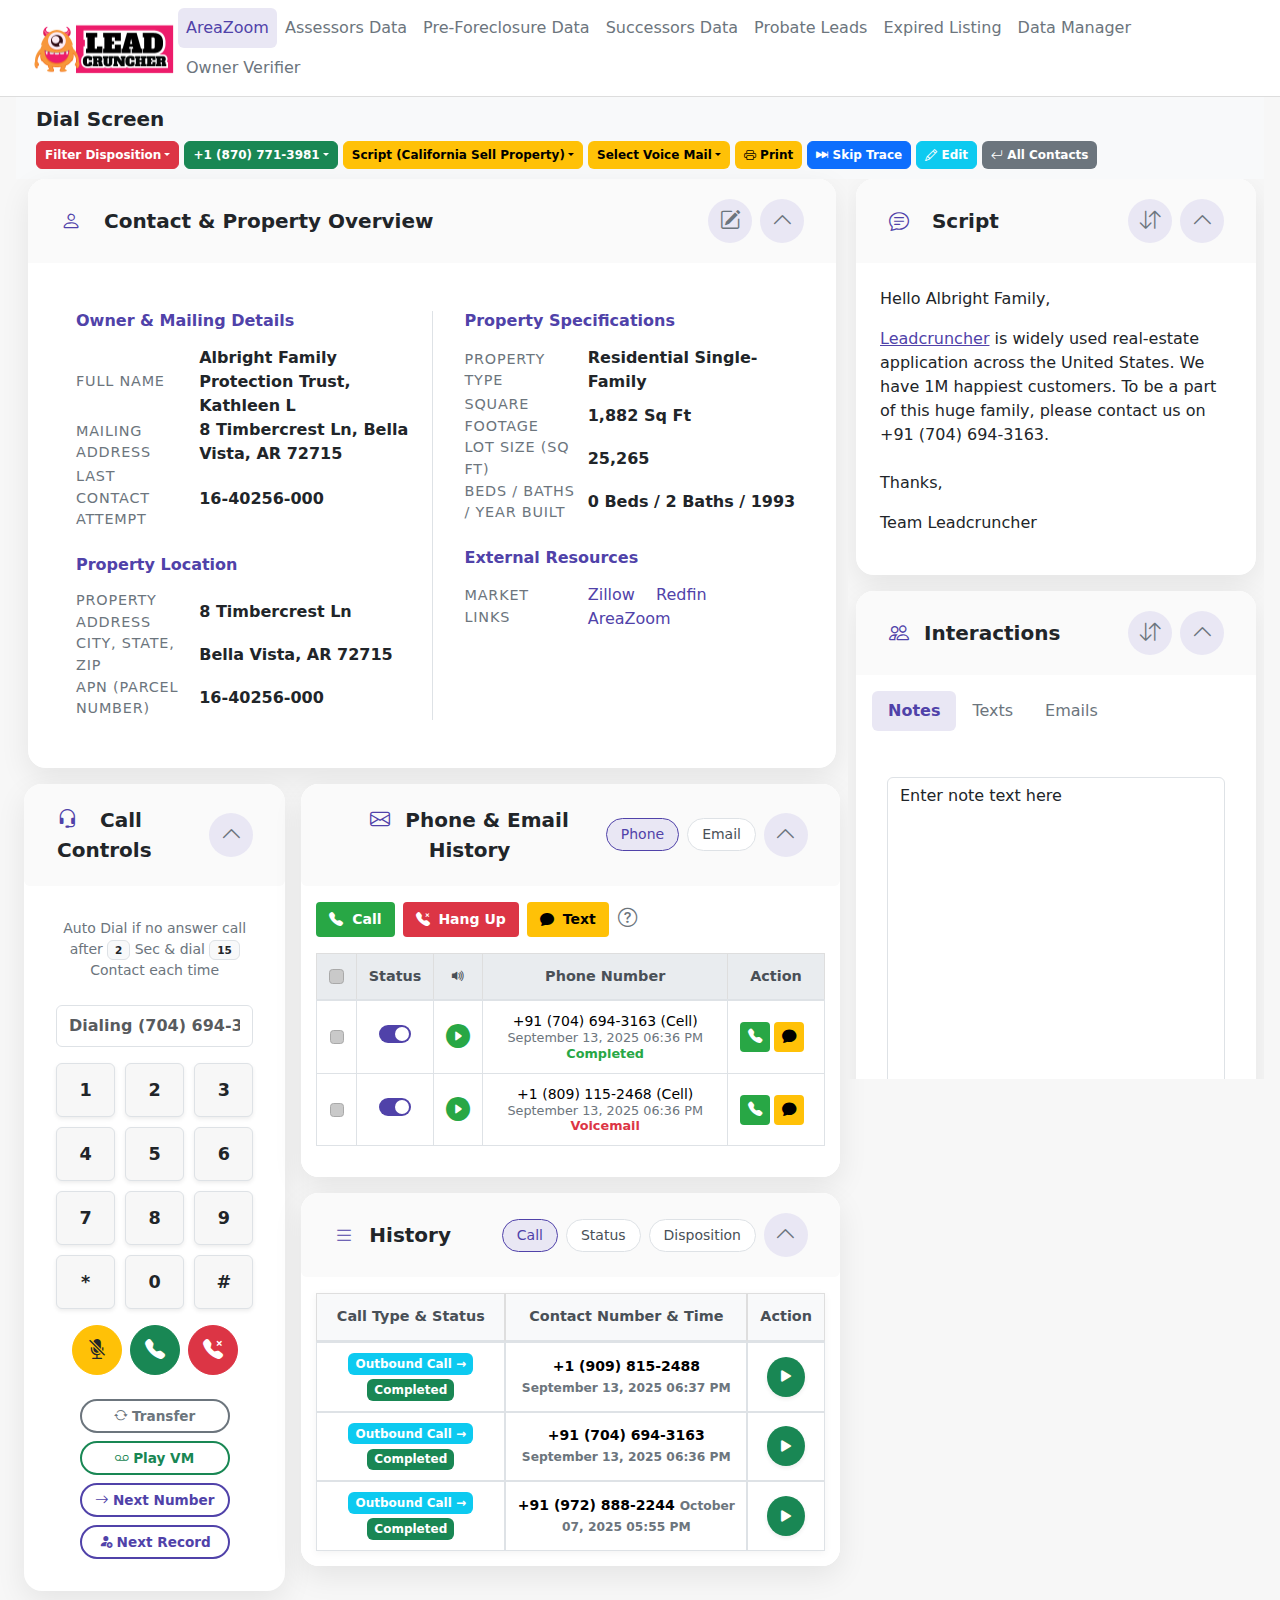
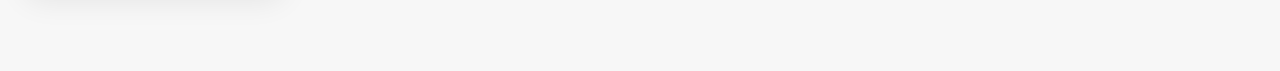
<file: demo.html>
<!DOCTYPE html>
<html lang="en">

<head>
  <meta charset="UTF-8" />
  <meta name="viewport" content="width=device-width, initial-scale=1.0" />
  <title>Broader Container, Reduced Padding UI (Updated)</title>

  <link href="https://cdn.jsdelivr.net/npm/bootstrap@5.3.2/dist/css/bootstrap.min.css" rel="stylesheet" />
  <link href="https://cdn.jsdelivr.net/npm/bootstrap-icons@1.11.1/font/bootstrap-icons.css" rel="stylesheet" />
  <script src="https://cdn.ckeditor.com/ckeditor5/41.0.0/classic/ckeditor.js"></script>
<link rel="stylesheet" href="./assests/css/dev-style.css">
<style>
  /* Fix for all tab tables inside accordion */
#collapsesix .tab-pane {
  box-shadow: 0 2px 8px rgba(0,0,0,0.05);
}

/* Table centering and width fix */
#collapsesix .table {
  width: 100%;
  margin: 0;                  /* Remove extra margin that causes shift */
  border-collapse: separate;
  border-spacing: 0;
}

/* Uniform header look */
#collapsesix .table thead th {
  background-color: #f8f9fa;
  font-weight: 600;
  border-bottom: 2px solid #dee2e6;
  text-align: center;
}

/* Better cell alignment */
#collapsesix .table td {
  vertical-align: middle;
  padding: 10px 8px;
}

/* Hover and badge adjustment */
#collapsesix .table tbody tr:hover {
  background-color: #f9f9f9;
}

#collapsesix .badge {
  font-size: 0.75rem;
  padding: 0.4em 0.6em;
}
.top-action-bar .btn-call {
            background-color: #28a745; /* Green */
            color: white;
            font-weight: 600;
            padding: 0.375rem 0.75rem;
        }
        .top-action-bar .btn-hangup {
            background-color: #dc3545; /* Red */
            color: white;
            font-weight: 600;
            padding: 0.375rem 0.75rem;
        }
        .top-action-bar .btn-text {
            background-color: #ffc107; /* Yellow */
            color: black;
            font-weight: 600;
            padding: 0.375rem 0.75rem;
        }
        .top-action-bar .btn-help {
            color: var(--label-color);
            font-size: 1.2rem;
        }

        /* Table Structure and Headings */
        .phone-table-container {
            border: 1px solid #dee2e6;
            border-radius: 4px;
            overflow: hidden;
            margin-top: 10px;
        }
        .table thead th {
            background-color: #e9ecef; /* Light gray header background */
            font-size: 0.9rem;
            font-weight: 600;
            color: #495057;
            text-transform: none;
            padding: 0.75rem;
            vertical-align: middle;
            border-bottom: 2px solid #dee2e6;
        }
        .table tbody td, .table tbody th {
            vertical-align: middle;
            padding: 0.75rem;
            border-color: #dee2e6;
        }
        
        /* Data Display Styles */
        .phone-number-detail {
            line-height: 1.2;
        }
        .phone-number-detail .number {
            font-weight: 500;
            color: var(--text-color);
        }
        .phone-number-detail .status {
            font-size: 0.8rem;
        }
        .text-completed {
            color: #28a745 !important; 
        }
        .text-primary-accent {
            color: var(--primary-color) !important;
        }
        
        /* Action Button Styles (Image-matched colors) */
        .action-btns .btn {
            width: 30px;
            height: 30px;
            padding: 0;
            display: inline-flex;
            justify-content: center;
            align-items: center;
            border-radius: 4px;
            font-size: 0.9rem;
        }
        .action-btns .btn-call-row {
            background-color: #28a745; 
            color: white;
            border: none;
        }
        .action-btns .btn-text-row {
            background-color: #ffc107;
            color: black;
            border: none;
        }
        
        /* Play/Recording Icon */
        .rec-icon {
            color: #28a745;
            font-size: 1.5rem;
        }
        
        /* --- PURPLE ACCENTS --- */
        
        /* Custom Switch Styling: Active state uses Primary Purple */
        .form-switch-custom {
            display: inline-block;
            cursor: pointer;
            -webkit-tap-highlight-color: transparent;
        }
        .form-switch-custom input[type="checkbox"] {
            position: absolute;
            opacity: 0;
        }
        .form-switch-custom label {
            position: relative;
            display: inline-block;
            width: 32px;
            height: 18px;
            background-color: #ccc;
            border-radius: 18px;
            transition: background-color 0.2s;
            margin-bottom: 0;
        }
        .form-switch-custom label::after {
            content: '';
            position: absolute;
            width: 14px;
            height: 14px;
            border-radius: 50%;
            background-color: #fff;
            top: 2px;
            left: 2px;
            transition: transform 0.2s;
        }
        .form-switch-custom input[type="checkbox"]:checked + label {
            background-color: var(--primary-color); /* PURPLE ACCENT */
        }
        .form-switch-custom input[type="checkbox"]:checked + label::after {
            transform: translateX(14px);
        }
        
        /* Ellipsis Menu Icon: Use Label Color, but highlight actions with purple */
        .action-btns .dropdown-toggle {
            color: var(--label-color);
        }
        .dropdown-menu .dropdown-item:hover {
            background-color: var(--light-primary-shade); /* PURPLE ACCENT */
            color: var(--primary-color);
        }
        .dropdown-menu .dropdown-item i {
             color: var(--label-color); /* Default icon color */
        }
        .dropdown-menu .dropdown-item:hover i {
             color: var(--primary-color); /* PURPLE ACCENT on hover */
        }

        /* New Row Buttons (Check/X) */
        .new-row-actions .btn-check {
            background-color: var(--primary-color); /* PURPLE ACCENT */
            color: white;
            border: none;
        }
        .new-row-actions .btn-cancel {
            background-color: var(--label-color);
            color: white;
            border: none;
        }
</style>
</head>

<body class="bg-light-gray">
  <!-- Navbar -->
  <nav class="navbar navbar-expand-lg">
    <div class="container-fluid">
      <div>
        <img src="assests/logo/logo.png" class="image" />
      </div>
      <div>
        <ul class="nav">
        <li class="nav-item">
          <a class="nav-link active" href="#">AreaZoom</a>
        </li>
        <li class="nav-item">
          <a class="nav-link" href="#">Assessors Data</a>
        </li>
        <li class="nav-item">
          <a class="nav-link" href="#">Pre-Foreclosure Data</a>
        </li>
        <li class="nav-item">
          <a class="nav-link" href="#">Successors Data</a>
        </li>
        <li class="nav-item">
          <a class="nav-link" href="#">Probate Leads</a>
        </li>
        <li class="nav-item">
          <a class="nav-link" href="#">Expired Listing</a>
        </li>
        <li class="nav-item">
          <a class="nav-link" href="#">Data Manager</a>
        </li>
        <li class="nav-item">
          <a class="nav-link" href="#">Owner Verifier</a>
        </li>
      </ul>
      </div>
    </div>
  </nav>
<section class="p-3 pt-0">
    <div class="container-fluid">
    <div class="row justify-content-center">
      <div class="dial-header">
    <div>
      <h5 class="me-5"> Dial Screen</h5>
    </div>

    <div>
      <div class="btn-group">
      <button class="fw-bold btn btn-sm btn-danger dropdown-toggle" data-bs-toggle="dropdown">Filter Disposition</button>
      <ul class="dropdown-menu">
        <li><a class="dropdown-item" href="#">All</a></li>
        <li><a class="dropdown-item" href="#">Completed</a></li>
        <li><a class="dropdown-item" href="#">Pending</a></li>
      </ul>
    </div>

    <div class="btn-group">
      <button class="fw-bold btn btn-sm btn-success dropdown-toggle">+1 (870) 771-3981</button>
    </div>

    <div class="btn-group">
      <button class="fw-bold btn btn-sm btn-warning dropdown-toggle" data-bs-toggle="dropdown">Script (California Sell Property)</button>
      <ul class="dropdown-menu">
        <li><a class="dropdown-item" href="#">California Region Hot Deals</a></li>
        <li><a class="dropdown-item" href="#">Texas Property Leads</a></li>
      </ul>
    </div>

    <div class="btn-group">
      <button class="fw-bold btn btn-sm btn-yellow dropdown-toggle" data-bs-toggle="dropdown">Select Voice Mail</button>
      <ul class="dropdown-menu">
        <li><a class="dropdown-item" href="#">Default Mail</a></li>
        <li><a class="dropdown-item" href="#">Custom Voice</a></li>
      </ul>
    </div>

     <div class="btn-group">
          <button class="fw-bold btn btn-sm btn-yellow"><i class="bi bi-printer"></i> Print</button>
    </div>
     <div class="btn-group">
    <button class="fw-bold btn btn-sm btn-primary"><i class="bi bi-skip-forward-fill"></i> Skip Trace</button>

    </div>
     <div class="btn-group">
    <button class="fw-bold btn btn-sm btn-info text-white"><i class="bi bi-pencil"></i> Edit</button>

    </div>
     <div class="btn-group">
    <button class="fw-bold btn btn-sm btn-gray"><i class="bi bi-arrow-return-left"></i> All Contacts</button>

    </div>

    </div>
  </div>
    </div>
  </div>
  <div class="container-fluid">
    <div class="row justify-content-center mb-5">
      <div class="col-xl-8 col-lg-8 mb-4 mb-lg-0 bg-light-gray">
        <div class="accordion card-rounded card-shadow bg-white overflow-hidden" id="accordionExample">
          <div class="accordion-item border-0">
            <h2 class="accordion-header">
              <div class="d-flex align-items-center justify-content-between accordion-header-uniform">
                <button class="btn p-0 text-dark fw-bold fs-5" type="button" data-bs-toggle="collapse"
                  data-bs-target="#collapseOne" aria-expanded="true" aria-controls="collapseOne">
                  <i class="bi bi-person me-3 text-primary"></i>
                  Contact & Property Overview
                </button>
                <div class="d-flex align-items-center">
                  <button class="btn btn-sm btn-action me-2 rounded-circle bg-light-primary-shade" title="Edit Contact">
                    <i class="bi bi-pencil-square text-muted"></i>
                  </button>
                  <button class="btn btn-sm btn-action rounded-circle bg-light-primary-shade" type="button"
                    data-bs-toggle="collapse" data-bs-target="#collapseOne" aria-expanded="true"
                    aria-controls="collapseOne" id="chevron-btn-contact">
                    <i class="bi bi-chevron-up text-muted"></i>
                  </button>
                </div>
              </div>
            </h2>

            <div id="collapseOne" class="accordion-collapse collapse show" data-bs-parent="#accordionExample">
              <div class="accordion-body p-4 p-lg-5">
                <div class="horizontal-layout">
                  <div>
                    <div class="info-group">
                      <h5 class="mb-3 text-primary fs-6 fw-bold">Owner & Mailing Details</h5>
                      <div class="data-item">
                        <div class="data-label fw-medium">Full Name</div>
                        <div class="data-value fw-semibold">Albright Family Protection Trust, Kathleen L</div>
                      </div>
                      <div class="data-item">
                        <div class="data-label fw-medium">Mailing Address</div>
                        <div class="data-value fw-semibold">8 Timbercrest Ln, Bella Vista, AR 72715</div>
                      </div>
                      <div class="data-item">
                        <div class="data-label fw-medium">Last Contact Attempt</div>
                        <div class="data-value fw-semibold">16-40256-000</div>
                      </div>
                    </div>

                    <div class="info-group mt-4">
                      <h5 class="mb-3 text-primary fs-6 fw-bold">Property Location</h5>
                      <div class="data-item">
                        <div class="data-label fw-medium">Property Address</div>
                        <div class="data-value fw-semibold">8 Timbercrest Ln</div>
                      </div>
                      <div class="data-item">
                        <div class="data-label fw-medium">City, State, Zip</div>
                        <div class="data-value fw-semibold">Bella Vista, AR 72715</div>
                      </div>
                      <div class="data-item">
                        <div class="data-label fw-medium">APN (Parcel Number)</div>
                        <div class="data-value fw-semibold">16-40256-000</div>
                      </div>
                    </div>
                  </div>

                  <div class="horizontal-divider d-none d-lg-block"></div>

                  <div>
                    <div class="info-group">
                      <h5 class="mb-3 text-primary fs-6 fw-bold">Property Specifications</h5>
                      <div class="data-item">
                        <div class="data-label fw-medium">Property Type</div>
                        <div class="data-value fw-semibold">Residential Single-Family</div>
                      </div>
                      <div class="data-item">
                        <div class="data-label fw-medium">Square Footage</div>
                        <div class="data-value fw-semibold">1,882 Sq Ft</div>
                      </div>
                      <div class="data-item">
                        <div class="data-label fw-medium">Lot Size (Sq Ft)</div>
                        <div class="data-value fw-semibold">25,265</div>
                      </div>
                      <div class="data-item">
                        <div class="data-label fw-medium">Beds / Baths / Year Built</div>
                        <div class="data-value fw-semibold">0 Beds / 2 Baths / 1993</div>
                      </div>
                    </div>

                    <div class="info-group mt-4">
                      <h5 class="mb-3 text-primary fs-6 fw-bold">External Resources</h5>
                      <div class="data-item">
                        <div class="data-label fw-medium">Market Links</div>
                        <div class="data-value">
                          <a href="#" class="text-primary fw-medium me-3 text-decoration-none">Zillow</a>
                          <a href="#" class="text-primary fw-medium me-3 text-decoration-none">Redfin</a>
                          <a href="#" class="text-primary fw-medium text-decoration-none">AreaZoom</a>
                        </div>
                      </div>
                    </div>
                  </div>

                </div>

              </div>
            </div>
          </div>
        </div>
        <div class="row justify-content-center">
      <div class="col-md-4 mb-3 mt-3 px-2">
        <div class="accordion-item bg-white card-rounded ">
          <h2 class="mb-0">
                 <div class="d-flex align-items-center justify-content-between accordion-header-uniform">
                   <button class="btn p-0 text-dark fw-bold fs-5 collapsed text-start" type="button" data-bs-toggle="collapse" data-bs-target="#collapseOne" aria-expanded="false" aria-controls="collapseOne">
                     <i class="bi bi-headset me-3 text-primary"></i>
                     Call Controls
                   </button>

                   <div class="d-flex align-items-center" id="historyTab" role="tablist">
                    
                     <button class="btn btn-sm btn-action rounded-circle bg-light-primary-shade collapsed" type="button" data-bs-toggle="collapse" data-bs-target="#collapseTwo" aria-expanded="false" aria-controls="collapseTwo" id="chevron-btn-contact">
                       <i class="bi bi-chevron-up text-muted"></i>
                     </button>
                   </div>
                 </div>
               </h2>
                    <div id="collapseTwo" class="accordion-collapse collapse show" data-bs-parent="#accordionExample">
                        <div class="accordion-body">
                            <p class="text-muted small text-center mb-4">
                                Auto Dial if no answer call after <span class="badge bg-light text-dark fw-bold border">2</span> Sec & dial <span class="badge bg-light text-dark fw-bold border">15</span> Contact each time
                            </p>

                            <div class="dialer-compact-container">
                                <div class="dialer-pad-section d-flex flex-column align-items-stretch">
                                    <input type="text" class="form-control mb-3 text-center py-2" placeholder="Dialing (704) 694-3163..." readonly style="font-size: 1rem; font-weight: 600;">
                                    <div class="keypad-grid">
                                        <button class="btn bg-secondary border-1 border shadow-sm keypad-btn">1</button>
                                        <button class="btn bg-secondary border-1 border shadow-sm keypad-btn">2</button>
                                        <button class="btn bg-secondary border-1 border shadow-sm keypad-btn">3</button>
                                        <button class="btn bg-secondary border-1 border shadow-sm keypad-btn">4</button>
                                        <button class="btn bg-secondary border-1 border shadow-sm keypad-btn">5</button>
                                        <button class="btn bg-secondary border-1 border shadow-sm keypad-btn">6</button>
                                        <button class="btn bg-secondary border-1 border shadow-sm keypad-btn">7</button>
                                        <button class="btn bg-secondary border-1 border shadow-sm keypad-btn">8</button>
                                        <button class="btn bg-secondary border-1 border shadow-sm keypad-btn">9</button>
                                        <button class="btn bg-secondary border-1 border shadow-sm keypad-btn">*</button>
                                        <button class="btn bg-secondary border-1 border shadow-sm keypad-btn">0</button>
                                        <button class="btn bg-secondary border-1 border shadow-sm keypad-btn">#</button>
                                    </div>
                                    <div class="d-flex justify-content-center gap-2 mt-3">
                                      <button class="btn btn-warning rounded-circle text-dark p-2" style="width: 50px; height: 50px;" title="Mute"><i class="bi bi-mic-mute-fill fs-5"></i></button>
                                        <button class="btn btn-success rounded-circle p-2" style="width: 50px; height: 50px;" title="Call"><i class="bi bi-telephone-fill fs-5"></i></button>
                                        <button class="btn btn-danger rounded-circle p-2" style="width: 50px; height: 50px;" title="Hang Up"><i class="bi bi-telephone-x-fill fs-5"></i></button>
                                    </div>
                                </div>
                                <div class="secondary-controls-row">
                                    <button class="btn btn-outline-secondary border-2 fw-bold rounded-pill d-flex align-items-center justify-content-center" title="Transfer Call">
                                        <i class="bi bi-arrow-repeat me-1"></i> Transfer
                                    </button>
                                    <button class="btn btn-outline-success border-2 fw-bold btn-sm rounded-pill d-flex align-items-center justify-content-center" title="Play Voicemail">
                                        <i class="bi bi-voicemail me-1"></i> Play VM
                                    </button>
                                    <button class="btn btn-sm rounded-pill border-2 fw-bold  d-flex align-items-center justify-content-center btn-primary-custom"  title="Call Next Number">
                                        <i class="bi bi-arrow-right me-1"></i> Next Number
                                    </button>
                                    <button class="btn btn-sm rounded-pill border-2 fw-bold d-flex align-items-center justify-content-center btn-primary-custom"  title="Call Next Record">
                                        <i class="bi bi-person-fill-add me-1"></i> Next Record
                                    </button>
                                </div>
                            </div>
                        </div>
                    </div>
                </div>
      </div>
      <div class="col-md-8 mb-3 mt-3 px-2">
        <div class="accordion card-rounded card-shadow bg-white overflow-hidden" id="accordionExample">
            <div class="accordion-item border-0">
              <h2 class="mb-0">
                 <div class="d-flex align-items-center justify-content-between accordion-header-uniform">
                   <button class="btn p-0 text-dark fw-bold fs-5" type="button" data-bs-toggle="collapse" data-bs-target="#collapseOne" aria-expanded="true" aria-controls="collapseOne">
                     <i class="bi bi-envelope me-2 text-primary"></i>
                     Phone & Email History
                   </button>

                   <div class="d-flex align-items-center" id="historyTab" role="tablist">
                     <button class="btn nav-tab-btn me-2 active" id="phone-tab" data-bs-toggle="tab" data-bs-target="#phone" type="button" role="tab" aria-controls="phone" aria-selected="true">
                       Phone
                     </button>
                     <button class="btn nav-tab-btn me-2" id="email-tab" data-bs-toggle="tab" data-bs-target="#email" type="button" role="tab" aria-controls="email" aria-selected="false">
                       Email
                     </button>

                     <button class="btn btn-sm btn-action rounded-circle bg-light-primary-shade" type="button" data-bs-toggle="collapse" data-bs-target="#collapseEight" aria-expanded="true" aria-controls="collapseEight" id="chevron-btn-contact">
                       <i class="bi bi-chevron-up text-muted"></i>
                     </button>
                   </div>
                 </div>
               </h2>

                <div id="collapseEight" class="accordion-collapse collapse show">
                  <div class="tab-content pt-0 mt-0" id="historyTabContent">
                    
                    <!-- phone History -->
                    <div class="tab-pane fade show active" id="phone" role="tabpanel" aria-labelledby="phone-tab">
                      <!-- <h6 class="fw-bold mb-3">Call History</h6> -->
                       <div class="top-action-bar d-flex align-items-center mb-3 mt-3">
                    <button class="btn btn-sm btn-call me-2"><i class="bi bi-telephone-fill me-1"></i> Call</button>
                    <button class="btn btn-sm btn-hangup me-2"><i class="bi bi-telephone-x-fill me-1"></i> Hang Up</button>
                    <button class="btn btn-sm btn-text me-2"><i class="bi bi-chat-fill me-1"></i> Text</button>
                    <button class="btn btn-sm btn-help rounded-circle p-0" title="Help">
                        <i class="bi bi-question-circle"></i>
                    </button>
                </div>
                  <table class="table table-borderless align-middle mt-3">

                    <thead class="table-light">
                      <tr>
                        <th class="text-center" ><input type="checkbox" class="form-check-input"></th>
                        <th class="text-center">Status</th>
                        <th class="text-center"><i class="bi bi-volume-up-fill"></i></th>
                        <th class="text-center">Phone Number</th>
                        <th class="text-center">Action</th>
                      </tr>
                    </thead>
                    <tbody>
                      <!-- Row 1 -->
                      <tr class="border-bottom">
                        <td class="text-center"><input type="checkbox" class="form-check-input"></td>
                        <td class="text-center">
                            <label class="form-switch-custom">
                                <input type="checkbox" id="phone-status-1" checked="">
                                <label for="phone-status-1" title="Verified/Preferred"></label>
                            </label>
                        </td>
                        <td class="text-center"><i class="bi bi-play-circle-fill rec-icon"></i></td>
                        <td class="text-center">
                            <div class="phone-number-detail">
                                <span class="number">+91 (704) 694-3163 (Cell)</span>
                                <small class="d-block text-secondary status">September 13, 2025 06:36 PM <span class="text-completed fw-bold">Completed</span></small>
                            </div>
                        </td>
                        <td class="text-center ">
                                        <div class="action-btns d-flex align-items-center justify-content-center">
                                            <button class="btn btn-call-row me-1" title="Call"><i class="bi bi-telephone-fill"></i></button>
                                            <button class="btn btn-text-row me-2" title="Text"><i class="bi bi-chat-fill"></i></button>
                                            <!-- <div class="dropdown">
                                                <button class="btn btn-outline-secondary btn-sm dropdown-toggle" type="button" data-bs-toggle="dropdown" aria-expanded="false" title="More Actions">
                                                    <i class="bi bi-three-dots-vertical"></i>
                                                </button>
                                                <ul class="dropdown-menu dropdown-menu-end">
                                                    <li><a class="dropdown-item" href="#"><i class="bi bi-pencil me-2"></i> Edit Details</a></li>
                                                    <li><a class="dropdown-item text-danger" href="#"><i class="bi bi-trash me-2"></i> Delete</a></li>
                                                </ul>
                                            </div> -->
                                        </div>
                                    </td>
                      </tr>                 

                      <!-- Row 2 -->
                      <tr class="border-bottom">
                        <td class="text-center"><input type="checkbox" class="form-check-input"></td>
                        <td class="text-center">
                            <label class="form-switch-custom">
                                <input type="checkbox" id="phone-status-1" checked="">
                                <label for="phone-status-1" title="Verified/Preferred"></label>
                            </label>
                        </td>
                        <td class="text-center"><i class="bi bi-play-circle-fill rec-icon"></i></td>
                        <td class="text-center">
                                        <div class="phone-number-detail">
                                            <span class="number">+1 (809) 115-2468 (Cell)</span>
                                            <small class="d-block text-secondary status">September 13, 2025 06:36 PM <span class="text-danger fw-bold">Voicemail</span></small>
                                        </div>
                                    </td>
                        <td class="text-center ">
                                        <div class="action-btns d-flex align-items-center justify-content-center">
                                            <button class="btn btn-call-row me-1" title="Call"><i class="bi bi-telephone-fill"></i></button>
                                            <button class="btn btn-text-row me-2" title="Text"><i class="bi bi-chat-fill"></i></button>
                                            <!-- <div class="dropdown">
                                                <button class="btn btn-outline-secondary btn-sm dropdown-toggle" type="button" data-bs-toggle="dropdown" aria-expanded="false" title="More Actions">
                                                    <i class="bi bi-three-dots-vertical"></i>
                                                </button>
                                                <ul class="dropdown-menu dropdown-menu-end">
                                                    <li><a class="dropdown-item" href="#"><i class="bi bi-pencil me-2"></i> Edit Details</a></li>
                                                    <li><a class="dropdown-item text-danger" href="#"><i class="bi bi-trash me-2"></i> Delete</a></li>
                                                </ul>
                                            </div> -->
                                        </div>
                                    </td>
                      </tr>        
                    </tbody>
                  </table>

                    </div>

                    <!-- email History -->
                    <div class="tab-pane fade" id="email" role="tabpanel" aria-labelledby="email-tab">
                      <!-- <h6 class="fw-bold mb-3">Status History</h6> -->
                      <table class="table table-borderless align-middle mt-3">

                    <thead class="table-light">
                      <tr>
                        <th class="text-center" ><input type="checkbox" class="form-check-input"></th>
                        <th class="text-center">Status</th>
                        <th class="text-center">Email Address</th>
                        <th class="text-center">Action</th>
                      </tr>
                    </thead>
                    <tbody>
                      <!-- Row 1 -->
                      <tr class="border-bottom">
                        <td class="text-center"><input type="checkbox" class="form-check-input"></td>
                        <td class="text-center">
                            <label class="form-switch-custom">
                                <input type="checkbox" id="phone-status-1" checked="">
                                <label for="phone-status-1" title="Verified/Preferred"></label>
                            </label>
                        </td>
                        <td class="text-center">
                            <div class="phone-number-detail">
                                <span class="number">divyeshpadamani@gmail.com</span>
                                <small class="d-block text-secondary status">October 02, 2025 11:12 AM <span class="text-primary-accent fw-bold">Sent</span></small>
                            </div>
                        </td>
                        <td class="text-center">
                                        <div class="action-btns d-flex align-items-center justify-content-center">
                                            <button class="btn btn-info me-2" style="width: 30px; height: 30px; padding: 0; background-color: var(--primary-color); border: none;" title="Send Email"><i class="bi bi-envelope-fill text-white"></i></button>
                                        </div>
                                    </td>
                      </tr>                     
                    </tbody>
                  </table>

                    </div>

                  </div>
                </div>
          </div>
        </div>
        <div class="accordion card-rounded card-shadow bg-white overflow-hidden mt-3" id="accordionExample">
            <div class="accordion-item border-0">
              <h2 class="mb-0">
                 <div class="d-flex align-items-center justify-content-between accordion-header-uniform">
                   <button class="btn p-0 text-dark fw-bold fs-5" type="button" data-bs-toggle="collapse" data-bs-target="#collapseOne" aria-expanded="true" aria-controls="collapseOne">
                     <i class="bi bi-list me-2 text-primary"></i>
                     History
                   </button>

                   <div class="d-flex align-items-center" id="historyTab" role="tablist">
                     <button class="btn nav-tab-btn me-2 active" id="call-tab" data-bs-toggle="tab" data-bs-target="#call" type="button" role="tab" aria-controls="call" aria-selected="true">
                       Call
                     </button>
                     <button class="btn nav-tab-btn me-2" id="status-tab" data-bs-toggle="tab" data-bs-target="#status" type="button" role="tab" aria-controls="status" aria-selected="false">
                       Status
                     </button>
                     <button class="btn nav-tab-btn me-2" id="disposition-tab" data-bs-toggle="tab" data-bs-target="#disposition" type="button" role="tab" aria-controls="disposition" aria-selected="false">
                       Disposition
                     </button>

                     <button class="btn btn-sm btn-action rounded-circle bg-light-primary-shade" type="button" data-bs-toggle="collapse" data-bs-target="#collapsesix" aria-expanded="true" aria-controls="collapsesix" id="chevron-btn-contact">
                       <i class="bi bi-chevron-up text-muted"></i>
                     </button>
                   </div>
                 </div>
               </h2>

                <div id="collapsesix" class="accordion-collapse collapse show">
                  <div class="tab-content pt-0 mt-0" id="historyTabContent">
                    
                    <!-- Call History -->
                    <div class="tab-pane fade show active" id="call" role="tabpanel" aria-labelledby="call-tab">
                      <!-- <h6 class="fw-bold mb-3">Call History</h6> -->
                  <table class="table table-borderless align-middle mt-3">

                    <thead class="table-light">
                      <tr>
                        <th class="text-center" >Call Type & Status</th>
                        <th class="text-center">Contact Number & Time</th>
                        <th class="text-center">Action</th>
                      </tr>
                    </thead>
                    <tbody>
                      <!-- Row 1 -->
                      <tr class="border-bottom">
                        <td class="text-center">
                          <div class="text-center">
                            <span class="badge bg-info text-white mb-1">Outbound Call →</span>
                            <span class="badge bg-success">Completed</span>
                          </div>
                        </td>
                        <td class="text-center">
                          <div class="fw-semibold">
                            +1 (909) 815-2488 
                            <span class="text-secondary small">September 13, 2025 06:37 PM</span>
                          </div>
                        </td>
                        <td class="text-center">
                          <button class="btn btn-sm rounded-circle bg-success text-white shadow-sm">
                            <i class="bi bi-play-fill fs-5"></i>
                          </button>
                        </td>
                      </tr>                 

                      <!-- Row 2 -->
                      <tr class="border-bottom">
                        <td class="text-center">
                          <div class="text-center">
                            <span class="badge bg-info text-white mb-1">Outbound Call →</span>
                            <span class="badge bg-success">Completed</span>
                          </div>
                        </td>
                        <td class="text-center">
                          <div class="fw-semibold">
                            +91 (704) 694-3163 
                            <span class="text-secondary small">September 13, 2025 06:36 PM</span>
                          </div>
                        </td>
                        <td class="text-center">
                          <button class="btn btn-sm rounded-circle bg-success text-white shadow-sm">
                            <i class="bi bi-play-fill fs-5"></i>
                          </button>
                        </td>
                      </tr>                 

                      <!-- Row 3 -->
                      <tr>
                        <td class="text-center">
                          <div class="text-center">
                            <span class="badge bg-info text-white mb-1">Outbound Call →</span>
                            <span class="badge bg-success">Completed</span>
                          </div>
                        </td>
                        <td class="text-center">
                          <div class="fw-semibold">
                            +91 (972) 888-2244 
                            <span class="text-secondary small">October 07, 2025 05:55 PM</span>
                          </div>
                        </td>
                        <td class="text-center">
                          <button class="btn btn-sm rounded-circle bg-success text-white shadow-sm">
                            <i class="bi bi-play-fill fs-5"></i>
                          </button>
                        </td>
                      </tr>
                    </tbody>
                  </table>

                    </div>

                    <!-- Status History -->
                    <div class="tab-pane fade" id="status" role="tabpanel" aria-labelledby="status-tab">
                      <!-- <h6 class="fw-bold mb-3">Status History</h6> -->
                      <table class="table table-borderless align-middle mt-3">
  <thead class="table-light">
    <tr>
      <th class="text-center">Status Log</th>
      <th class="text-center">Modified Date</th>
    </tr>
  </thead>
  <tbody>
    <!-- Row 1 -->
    <tr class="border-bottom">
      <!-- Column 1 -->
      <td style="width: 50%;">
        <div class="text-center">
          <span class="badge bg-secondary text-white mb-1">Appointments →</span>
          <span class="badge bg-secondary">Interested to Sell in Washington DC</span>
        </div>
      </td>
    
      <!-- Column 2 -->
      <td style="width: 50%; text-align: center;">
        <div class="text-secondary small">September 13, 2025 06:37 PM</div>
      </td>
    </tr>
  
    <!-- Row 2 -->
    <tr class="border-bottom">
      <td class="text-center">
        <div class="text-center">
          <span class="badge bg-secondary text-white mb-1">Hot Lead →</span>
          <span class="badge bg-secondary">Appointments</span>
        </div>
      </td>
      <td class="text-center">
        <div class="text-secondary small">September 13, 2025 06:36 PM</div>
      </td>
    </tr>
  
    <!-- Row 3 -->
    <tr>
      <td class="text-center">
        <div class="text-center">
          <span class="badge bg-secondary text-white mb-1">None →</span>
          <span class="badge bg-secondary">Hot Lead</span>
        </div>
      </td>
      <td class="text-center">
        <div class="text-secondary small">October 07, 2025 05:55 PM</div>
      </td>
    </tr>
  </tbody>
</table>

                    </div>

                    <!-- Disposition -->
                    <div class="tab-pane fade" id="disposition" role="tabpanel" aria-labelledby="disposition-tab">
                      <table class="table table-borderless align-middle mt-3">
                    <thead class="table-light">
                      <tr>
                        <th class="text-center">Disposition Log</th>
                        <th class="text-center">Modified Date</th>
                      </tr>
                    </thead>
                    <tbody>
                      <!-- Row 1 -->
                      <tr class="border-bottom">
                        <!-- Column 1 -->
                        <td style="width: 50%;">
                          <div class="text-center">
                            <span class="badge bg-secondary text-white mb-1">Appointments →</span>
                            <span class="badge bg-secondary">Interested to Sell in Washington DC</span>
                          </div>
                        </td>
                      
                        <!-- Column 2 -->
                        <td style="width: 50%; text-align: center;">
                          <div class="text-secondary small">September 13, 2025 06:37 PM</div>
                        </td>
                      </tr>
                    
                      <!-- Row 2 -->
                      <tr class="border-bottom">
                        <td class="text-center">
                          <div class="text-center">
                            <span class="badge bg-secondary text-white mb-1">Hot Lead →</span>
                            <span class="badge bg-secondary">Appointments</span>
                          </div>
                        </td>
                        <td class="text-center">
                          <div class="text-secondary small">September 13, 2025 06:36 PM</div>
                        </td>
                      </tr>
                    
                      <!-- Row 3 -->
                      <tr>
                        <td class="text-center">
                          <div class="text-center">
                            <span class="badge bg-secondary text-white mb-1">None →</span>
                            <span class="badge bg-secondary">Hot Lead</span>
                          </div>
                        </td>
                        <td class="text-center">
                          <div class="text-secondary small">October 07, 2025 05:55 PM</div>
                        </td>
                      </tr>
                    </tbody>
                  </table>

                    </div>
                  </div>
                </div>
          </div>
        </div>
      </div>
        </div>
      </div>
      <div class="col-xl-4 col-lg-4 position-sticky end-0 top-0 position-sickyt-col-4 px-2 bg-light-gray" style="height: 100vh; overflow-y: auto;">
        <div class="accordion card-rounded card-shadow bg-white overflow-hidden mb-3" id="accordionScript">
          <div class="accordion-item border-0">
            <h2 class="accordion-header">
              <div class="d-flex align-items-center justify-content-between accordion-header-uniform">
                <button class="btn p-0 text-dark fw-bold fs-5" type="button" data-bs-toggle="collapse"
                  data-bs-target="#collapsesevern" aria-expanded="true" aria-controls="collapsesevern">
                  <i class="bi bi-chat-text me-3 text-primary"></i>
                  Script
                </button>
                <div class="d-flex align-items-center">
                  <button class="btn btn-sm btn-action me-2 rounded-circle bg-light-primary-shade" title="Swap Script">
                    <i class="bi bi-arrow-down-up text-muted"></i>
                  </button>
                  <button class="btn btn-sm btn-action rounded-circle bg-light-primary-shade" type="button"
                    data-bs-toggle="collapse" data-bs-target="#collapsesevern" aria-expanded="true"
                    aria-controls="collapsesevern" id="chevron-btn-script">
                    <i class="bi bi-chevron-up text-muted"></i>
                  </button>
                </div>
              </div>
            </h2>
            <div id="collapsesevern" class="accordion-collapse collapse show" data-bs-parent="#accordionScript">
              <div class="accordion-body p-4 component-card">
                <p>Hello Albright Family,</p>
                <p>
                  <a href="#" class="text-primary text-decoration-underline fw-medium">Leadcruncher</a> is widely used
                  real-estate application across the United States. We have 1M happiest customers. To be a part of this
                  huge family, please contact us on +91 (704) 694-3163.
                </p>
                <p class="mt-4">Thanks,</p>
                <p>Team Leadcruncher</p>
              </div>
            </div>
          </div>
        </div>
        <div class="accordion card-rounded card-shadow bg-white overflow-hidden mb-3" id="accordionNewComponent">
          <div class="accordion-item border-0">
            <h2 class="accordion-header">
              <div class="d-flex align-items-center justify-content-between accordion-header-uniform">
                <button class="btn p-0 text-dark fw-bold fs-5" type="button" data-bs-toggle="collapse"
                  data-bs-target="#collapseThree" aria-expanded="true" aria-controls="collapseThree">
                  <i class="bi bi-people text-primary me-2"></i>
                  Interactions
                </button>
                <div class="d-flex align-items-center">
                  <button class="btn btn-sm btn-action me-2 rounded-circle bg-light-primary-shade" title="Swap Script">
                    <i class="bi bi-arrow-down-up text-muted"></i>
                  </button>
                  <button class="btn btn-sm btn-action rounded-circle bg-light-primary-shade" type="button"
                    data-bs-toggle="collapse" data-bs-target="#collapseThree" aria-expanded="true"
                    aria-controls="collapseThree" id="chevron-btn-script">
                    <i class="bi bi-chevron-up text-muted"></i>
                  </button>
                </div>

            </h2>

            <div id="collapseThree" class="accordion-collapse collapse show" data-bs-parent="#accordionNewComponent">
              <div class="accordion-body p-0">
                <ul class="nav nav-tabs nav-sm text-dark m-3" id="myTab" role="tablist">
                  <li class="nav-item" role="presentation">
                    <button class="nav-link active" id="notes-tab" data-bs-toggle="tab" data-bs-target="#notes"
                      type="button" role="tab" aria-controls="notes" aria-selected="true">Notes</button>
                  </li>
                  <li class="nav-item" role="presentation">
                    <button class="nav-link" id="texts-tab" data-bs-toggle="tab" data-bs-target="#texts" type="button"
                      role="tab" aria-controls="texts" aria-selected="false">Texts</button>
                  </li>
                  <li class="nav-item" role="presentation">
                    <button class="nav-link" id="emails-tab" data-bs-toggle="tab" data-bs-target="#emails" type="button"
                      role="tab" aria-controls="emails" aria-selected="false">Emails</button>
                  </li>
                </ul>
                <div class="tab-content" id="myTabContent">

                  <div class="tab-pane fade show active p-3" id="notes" role="tabpanel" aria-labelledby="notes-tab">

                    <div id="ckeditor-note-textarea" class="form-control mb-3" style="height: 500px;">
                      Enter note text here
                    </div>
                    <script>
                      ClassicEditor
                        .create(document.querySelector('#ckeditor-note-textarea'))
                        .catch(error => {
                          console.error(error);
                        });
                    </script>
                    <div class="d-flex justify-content-between mb-4 mt-3">
                      <button class="btn bg-light-primary-shade text-primary btn-sm">
                        <i class="bi bi-arrow-clockwise me-1"></i> Refresh
                      </button>
                      <div>
                        <button class="btn btn-success btn-sm me-2">
                          <i class="bi bi-floppy me-1"></i> Save
                        </button>
                        <button class="btn btn-dark btn-sm">
                          <i class="bi bi-x-lg me-1"></i> Cancel
                        </button>
                      </div>
                    </div>

                    <div class="card mb-3 border-0 bg-light-primary-shade">
                      <div class="card-body p-3">
                        <div class="d-flex justify-content-between align-items-start mb-2">
                          <strong class="text-primary">Note:</strong>
                          <div class="d-flex align-items-center">
                            <small class="text-muted me-3">October 03, 2025 11:59 AM</small>
                            <button class="btn p-0 text-info me-2" title="Edit"><i
                                class="bi bi-pencil-square"></i></button>
                            <button class="btn p-0 text-danger" title="Delete"><i class="bi bi-trash"></i></button>
                          </div>
                        </div>
                        <p class="mb-0 small">This is my custom note</p>
                      </div>
                    </div>

                    <div class="card mb-3 border-0 bg-light-primary-shade">
                      <div class="card-body p-3">
                        <div class="d-flex justify-content-between align-items-start mb-2">
                          <strong class="text-primary">Call Log:</strong>
                          <div class="d-flex align-items-center">
                            <small class="text-muted me-3">September 13, 2025 06:36 PM</small>
                            <button class="btn p-0 text-info me-2" title="Edit"><i
                                class="bi bi-pencil-square"></i></button>
                            <button class="btn p-0 text-danger" title="Delete"><i class="bi bi-trash"></i></button>
                          </div>
                        </div>
                        <p class="mb-1 small">
                          Called: +91 (704) 694-3163<br>
                          Note: sent vm
                        </p>
                      </div>
                    </div>
                  </div>

                  <div class="tab-pane fade" id="texts" role="tabpanel" aria-labelledby="texts-tab">

                    <div class="p-3 chat-messages" style="height: 300px; overflow-y: auto;">

                      <div class="d-flex justify-content-end mb-3">
                        <div class="me-2 text-end">
                          <small class="text-muted d-block mb-2">Just now &nbsp; +91 (704) 694-3163</small>
                          <div class="d-flex align-items-center justify-content-end">
                            <div class="badge bg-success text-white rounded-pill m-3 message fixed-chat"
                              style="white-space: nowrap; overflow: hidden; text-overflow: ellipsis;">
                              Hi Divyesh
                            </div>
                            <i class="bi bi-check2 text-success"></i>
                          </div>
                        </div>
                      </div>

                      <div class="d-flex justify-content-end mb-3">
                        <div class="me-2 text-end">
                          <small class="text-muted d-block mb-2">Just now &nbsp; +91 (704) 694-3163</small>
                          <div class="d-flex align-items-center justify-content-end">
                            <div class="badge bg-success text-white rounded-pill m-3 message fixed-chat"
                              style="white-space: nowrap; overflow: hidden; text-overflow: ellipsis;">
                              Are you interested to sell this property.
                            </div>
                            <i class="bi bi-check2 text-success"></i>
                          </div>
                        </div>
                      </div>

                    </div>

                    <div class="px-3 pb-3 border-top pt-3">
                      <div class="d-flex align-items-end">

                        <textarea class="form-control me-2" placeholder="Send Text Message..." rows="1"
                          style="height: 38px;"></textarea>

                        <div class="dropdown">
                          <button class="btn btn-warning dropdown-toggle" type="button" id="dropdownMenuButton1"
                            data-bs-toggle="dropdown" aria-expanded="false">
                            Select Number
                          </button>
                          <ul class="dropdown-menu" aria-labelledby="dropdownMenuButton1">
                            <li><a class="dropdown-item" href="#">+91-96385-96354</a></li>
                            <li><a class="dropdown-item" href="#">+91-85296-96584</a>
                            </li>
                            <li><a class="dropdown-item" href="#">+91-35826-35285
                              </a></li>
                          </ul>
                        </div>
                      </div>
                    </div>
                  </div>

                  <div class="tab-pane fade p-3" id="emails" role="tabpanel" aria-labelledby="emails-tab">

                    <div class="card mb-3 border">
                      <div class="card-header bg-light p-3 d-flex justify-content-between align-items-center">
                        <div class="d-flex align-items-center">
                          <small class="text-secondary fw-semibold">October 03, 2025 12:03 PM</small>
                        </div>
                        <span class="badge bg-success">Sent</span>
                      </div>
                      <div class="card-body p-3 pt-2 small">
                        <p class="mb-1">
                          From: divyesh.patel@leadcruncher.com<br>
                          To: divyeshpadamani@gmail.com<br>
                          Subject: Test email to check how email log will look
                        </p>
                        <p class="mb-4">Hi Divyesh,</p>
                        <p class="mb-0">Hope you are doing good.</p>
                        <p class="mb-0">This mail was sent to check how email log will look in dialer detail page</p>
                      </div>
                    </div>

                    <div class="card mb-3 border">
                      <div class="card-header bg-light p-3 d-flex justify-content-between align-items-center">
                        <div class="d-flex align-items-center">
                          <small class="text-secondary fw-semibold">October 02, 2025 11:12 AM</small>
                        </div>
                        <span class="badge bg-success">Sent</span>
                      </div>
                      <div class="card-body p-3 pt-2 small">
                        <p class="mb-1">
                          From: divyesh.patel@leadcruncher.com<br>
                          To: divyeshpadamani@gmail.com<br>
                          Subject: Exploring Opportunities to Buy/Sell Property
                        </p>
                        <p class="mb-4">Dear Albright Family,</p>
                        <p class="mb-0">
                          I hope this message finds you well...
                        </p>
                      </div>
                    </div>
                  </div>

                </div>
              </div>
            </div>
          </div>
        </div>
      </div>
    </div>
  </div>
</section>

  <script src="https://cdn.jsdelivr.net/npm/bootstrap@5.3.2/dist/js/bootstrap.bundle.min.js"></script>

  <script>
    document.addEventListener("DOMContentLoaded", function () {
      function setupChevronToggle(btnId, collapseId) {
        const chevronBtn = document.getElementById(btnId);
        const collapseDiv = document.getElementById(collapseId);

        if (chevronBtn && collapseDiv) {
          collapseDiv.addEventListener("show.bs.collapse", () => {
            chevronBtn.innerHTML = '<i class="bi bi-chevron-up text-muted"></i>';
          });
          collapseDiv.addEventListener("hide.bs.collapse", () => {
            chevronBtn.innerHTML = '<i class="bi bi-chevron-down text-muted"></i>';
          });
        }
      }

      setupChevronToggle("chevron-btn-contact", "collapseOne");
      setupChevronToggle("chevron-btn-script", "collapseTwo");
      setupChevronToggle("chevron-btn-new", "collapseThree"); // New component
    });
  </script>

</body>

</html>
</file>
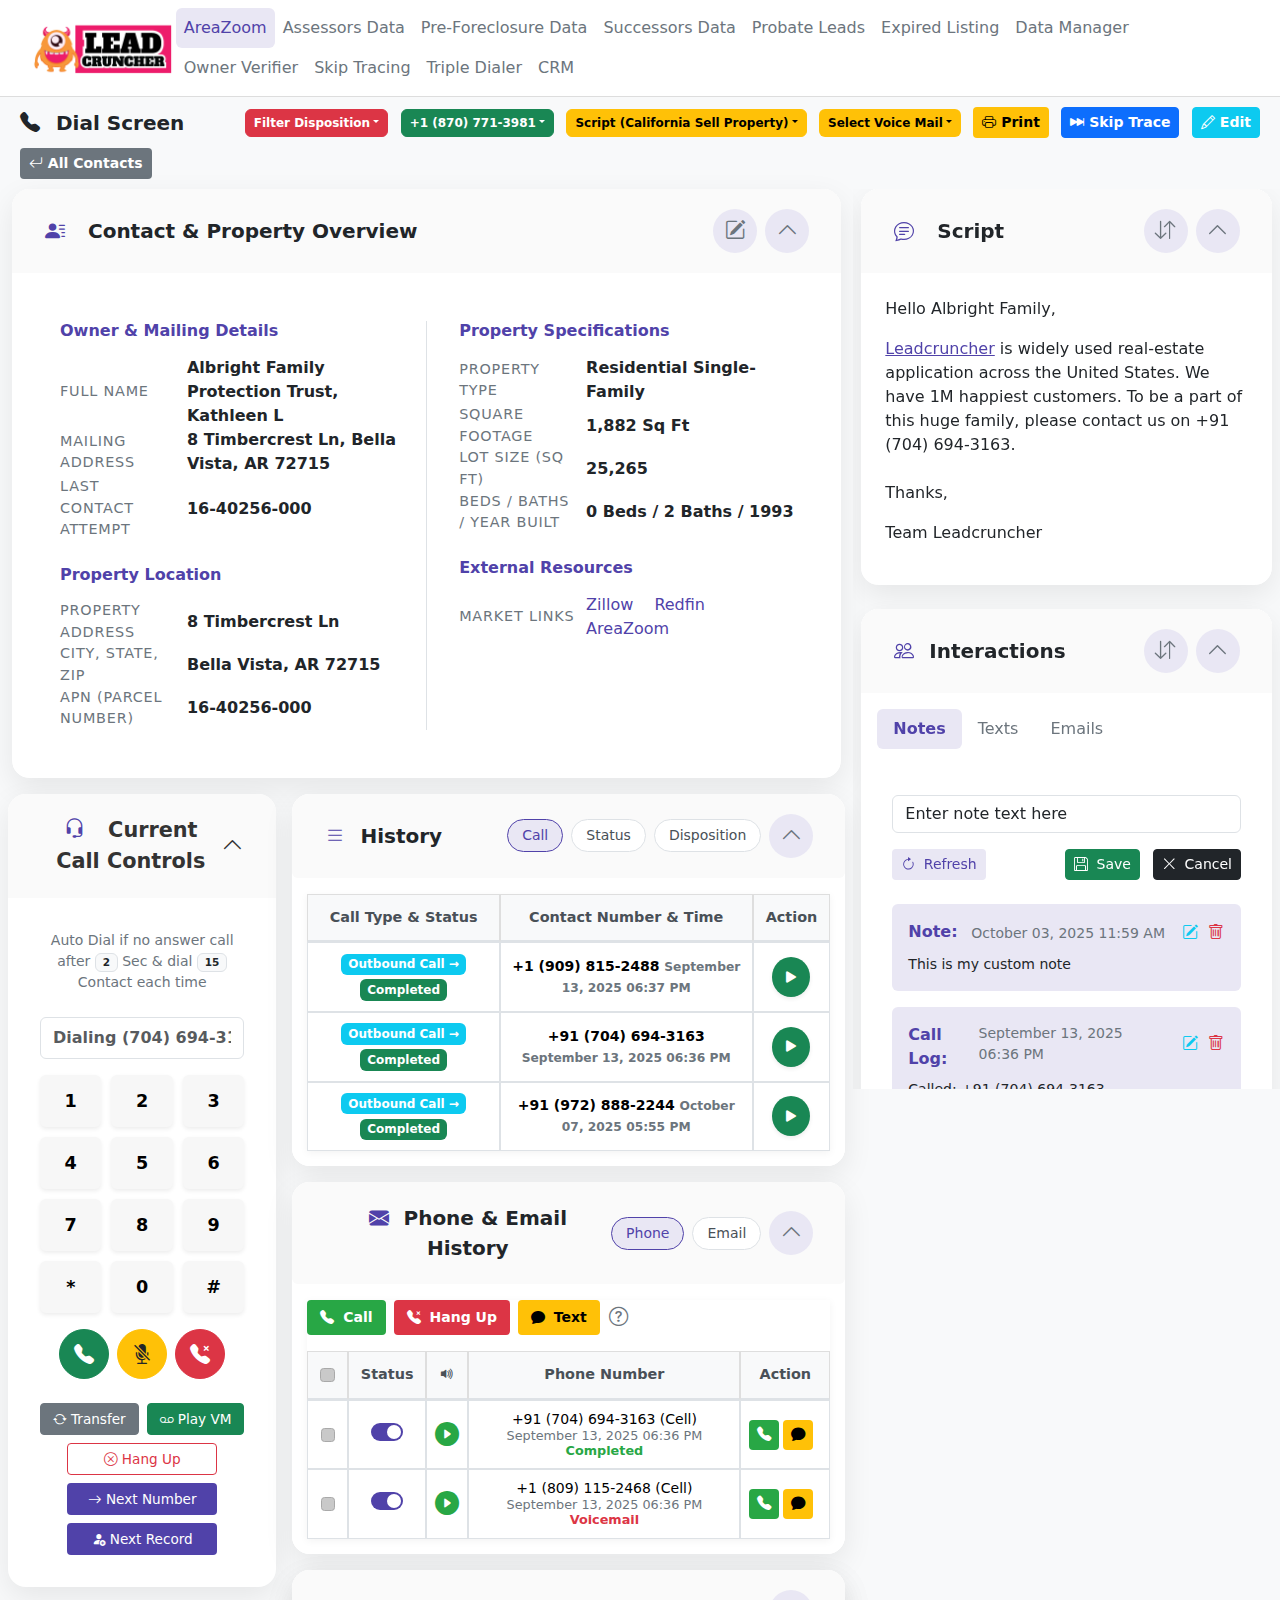
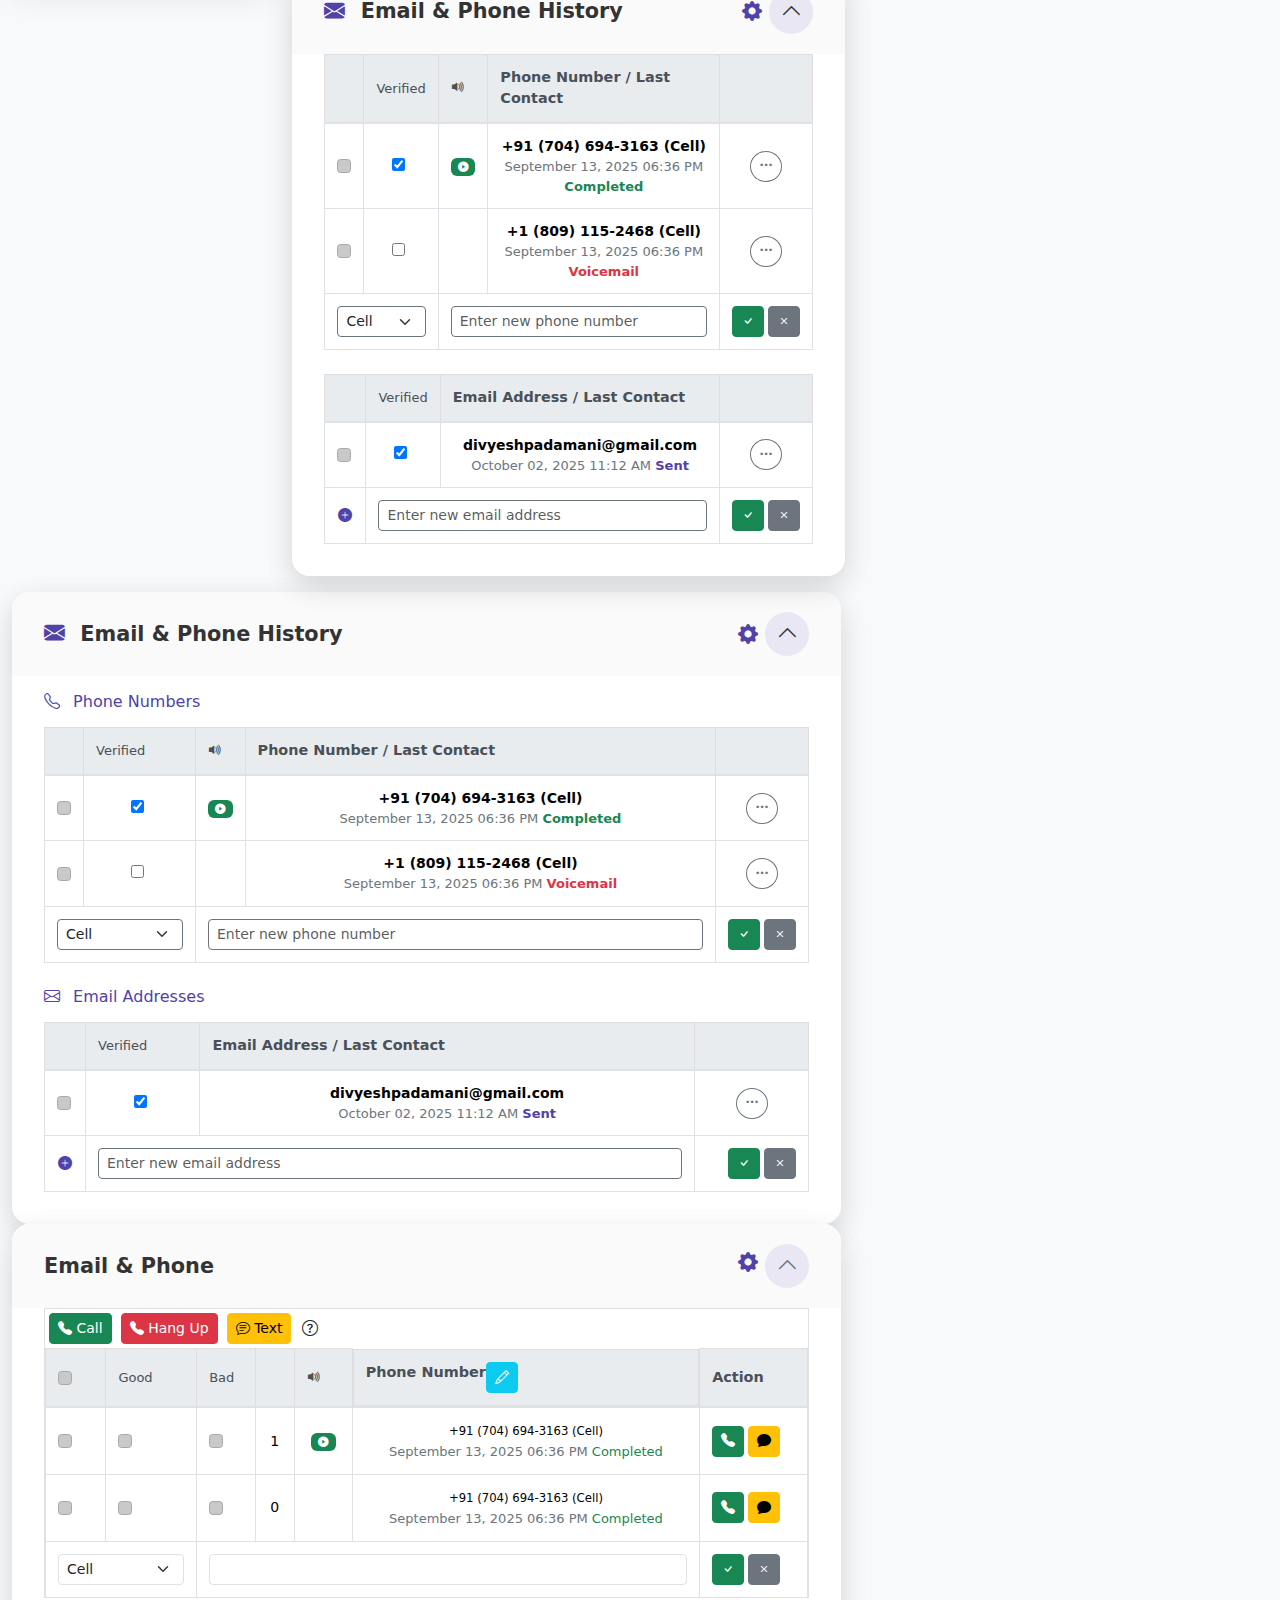
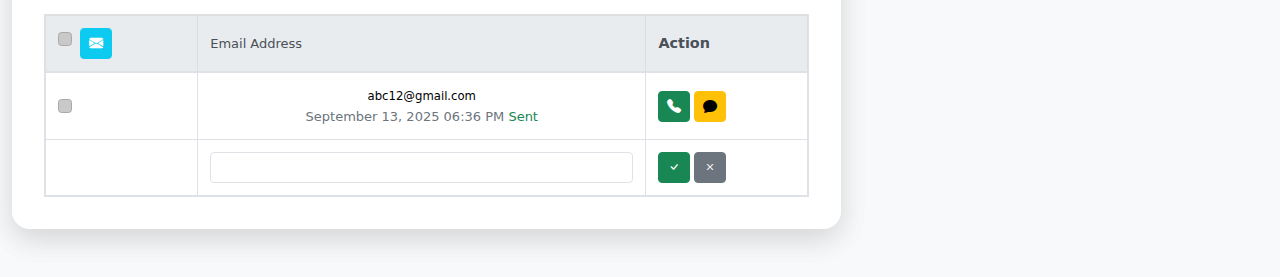
<file: index copy.html>
<!DOCTYPE html>
<html lang="en">

<head>
  <meta charset="UTF-8" />
  <meta name="viewport" content="width=device-width, initial-scale=1.0" />
  <title>Broader Container, Reduced Padding UI (Updated)</title>

  <link href="https://cdn.jsdelivr.net/npm/bootstrap@5.3.2/dist/css/bootstrap.min.css" rel="stylesheet" />
  <link href="https://cdn.jsdelivr.net/npm/bootstrap-icons@1.11.1/font/bootstrap-icons.css" rel="stylesheet" />
  <script src="https://cdn.ckeditor.com/ckeditor5/41.0.0/classic/ckeditor.js"></script>
<link rel="stylesheet" href="./assests/css/dev-style.css">
<style>
  /* Fix for all tab tables inside accordion */
#collapsesix .tab-pane {
  box-shadow: 0 2px 8px rgba(0,0,0,0.05);
}

/* Table centering and width fix */
#collapsesix .table {
  width: 100%;
  margin: 0;                  /* Remove extra margin that causes shift */
  border-collapse: separate;
  border-spacing: 0;
}

/* Uniform header look */
#collapsesix .table thead th {
  background-color: #f8f9fa;
  font-weight: 600;
  border-bottom: 2px solid #dee2e6;
  text-align: center;
}

/* Better cell alignment */
#collapsesix .table td {
  vertical-align: middle;
  padding: 10px 8px;
}

/* Hover and badge adjustment */
#collapsesix .table tbody tr:hover {
  background-color: #f9f9f9;
}

#collapsesix .badge {
  font-size: 0.75rem;
  padding: 0.4em 0.6em;
}
.top-action-bar .btn-call {
            background-color: #28a745; /* Green */
            color: white;
            font-weight: 600;
            padding: 0.375rem 0.75rem;
        }
        .top-action-bar .btn-hangup {
            background-color: #dc3545; /* Red */
            color: white;
            font-weight: 600;
            padding: 0.375rem 0.75rem;
        }
        .top-action-bar .btn-text {
            background-color: #ffc107; /* Yellow */
            color: black;
            font-weight: 600;
            padding: 0.375rem 0.75rem;
        }
        .top-action-bar .btn-help {
            color: var(--label-color);
            font-size: 1.2rem;
        }

        /* Table Structure and Headings */
        .phone-table-container {
            border: 1px solid #dee2e6;
            border-radius: 4px;
            overflow: hidden;
            margin-top: 10px;
        }
        .table thead th {
            background-color: #e9ecef; /* Light gray header background */
            font-size: 0.9rem;
            font-weight: 600;
            color: #495057;
            text-transform: none;
            padding: 0.75rem;
            vertical-align: middle;
            border-bottom: 2px solid #dee2e6;
        }
        .table tbody td, .table tbody th {
            vertical-align: middle;
            padding: 0.75rem;
            border-color: #dee2e6;
        }
        
        /* Data Display Styles */
        .phone-number-detail {
            line-height: 1.2;
        }
        .phone-number-detail .number {
            font-weight: 500;
            color: var(--text-color);
        }
        .phone-number-detail .status {
            font-size: 0.8rem;
        }
        .text-completed {
            color: #28a745 !important; 
        }
        .text-primary-accent {
            color: var(--primary-color) !important;
        }
        
        /* Action Button Styles (Image-matched colors) */
        .action-btns .btn {
            width: 30px;
            height: 30px;
            padding: 0;
            display: inline-flex;
            justify-content: center;
            align-items: center;
            border-radius: 4px;
            font-size: 0.9rem;
        }
        .action-btns .btn-call-row {
            background-color: #28a745; 
            color: white;
            border: none;
        }
        .action-btns .btn-text-row {
            background-color: #ffc107;
            color: black;
            border: none;
        }
        
        /* Play/Recording Icon */
        .rec-icon {
            color: #28a745;
            font-size: 1.5rem;
        }
        
        /* --- PURPLE ACCENTS --- */
        
        /* Custom Switch Styling: Active state uses Primary Purple */
        .form-switch-custom {
            display: inline-block;
            cursor: pointer;
            -webkit-tap-highlight-color: transparent;
        }
        .form-switch-custom input[type="checkbox"] {
            position: absolute;
            opacity: 0;
        }
        .form-switch-custom label {
            position: relative;
            display: inline-block;
            width: 32px;
            height: 18px;
            background-color: #ccc;
            border-radius: 18px;
            transition: background-color 0.2s;
            margin-bottom: 0;
        }
        .form-switch-custom label::after {
            content: '';
            position: absolute;
            width: 14px;
            height: 14px;
            border-radius: 50%;
            background-color: #fff;
            top: 2px;
            left: 2px;
            transition: transform 0.2s;
        }
        .form-switch-custom input[type="checkbox"]:checked + label {
            background-color: var(--primary-color); /* PURPLE ACCENT */
        }
        .form-switch-custom input[type="checkbox"]:checked + label::after {
            transform: translateX(14px);
        }
        
        /* Ellipsis Menu Icon: Use Label Color, but highlight actions with purple */
        .action-btns .dropdown-toggle {
            color: var(--label-color);
        }
        .dropdown-menu .dropdown-item:hover {
            background-color: var(--light-primary-shade); /* PURPLE ACCENT */
            color: var(--primary-color);
        }
        .dropdown-menu .dropdown-item i {
             color: var(--label-color); /* Default icon color */
        }
        .dropdown-menu .dropdown-item:hover i {
             color: var(--primary-color); /* PURPLE ACCENT on hover */
        }

        /* New Row Buttons (Check/X) */
        .new-row-actions .btn-check {
            background-color: var(--primary-color); /* PURPLE ACCENT */
            color: white;
            border: none;
        }
        .new-row-actions .btn-cancel {
            background-color: var(--label-color);
            color: white;
            border: none;
        }
</style>
</head>

<body class="bg-light">
  <!-- Navbar -->
  <nav class="navbar navbar-expand-lg">
    <div class="container-fluid">
      <img src="assests/logo/logo.png" class="image" />
      <ul class="nav">
        <li class="nav-item">
          <a class="nav-link active" href="#">AreaZoom</a>
        </li>
        <li class="nav-item">
          <a class="nav-link" href="#">Assessors Data</a>
        </li>
        <li class="nav-item">
          <a class="nav-link" href="#">Pre-Foreclosure Data</a>
        </li>
        <li class="nav-item">
          <a class="nav-link" href="#">Successors Data</a>
        </li>
        <li class="nav-item">
          <a class="nav-link" href="#">Probate Leads</a>
        </li>
        <li class="nav-item">
          <a class="nav-link" href="#">Expired Listing</a>
        </li>
        <li class="nav-item">
          <a class="nav-link" href="#">Data Manager</a>
        </li>
        <li class="nav-item">
          <a class="nav-link" href="#">Owner Verifier</a>
        </li>
        <li class="nav-item">
          <a class="nav-link" href="#">Skip Tracing</a>
        </li>
        <li class="nav-item">
          <a class="nav-link" href="#">Triple Dialer</a>
        </li>
        <li class="nav-item">
          <a class="nav-link" href="#">CRM</a>
        </li>
      </ul>
    </div>
  </nav>
  <div class="container-fluid">
    <div class="row justify-content-center">
      <div class="dial-header">
    <h5 class="me-5"><i class="bi bi-telephone-fill me-3"></i> Dial Screen</h5>

    <div class="btn-group">
      <button class="fw-bold btn btn-sm btn-danger dropdown-toggle" data-bs-toggle="dropdown">Filter Disposition</button>
      <ul class="dropdown-menu">
        <li><a class="dropdown-item" href="#">All</a></li>
        <li><a class="dropdown-item" href="#">Completed</a></li>
        <li><a class="dropdown-item" href="#">Pending</a></li>
      </ul>
    </div>

    <div class="btn-group">
      <button class="fw-bold btn btn-sm btn-success dropdown-toggle">+1 (870) 771-3981</button>
    </div>

    <div class="btn-group">
      <button class="fw-bold btn btn-sm btn-warning dropdown-toggle" data-bs-toggle="dropdown">Script (California Sell Property)</button>
      <ul class="dropdown-menu">
        <li><a class="dropdown-item" href="#">California Region Hot Deals</a></li>
        <li><a class="dropdown-item" href="#">Texas Property Leads</a></li>
      </ul>
    </div>

    <div class="btn-group">
      <button class="fw-bold btn btn-sm btn-yellow dropdown-toggle" data-bs-toggle="dropdown">Select Voice Mail</button>
      <ul class="dropdown-menu">
        <li><a class="dropdown-item" href="#">Default Mail</a></li>
        <li><a class="dropdown-item" href="#">Custom Voice</a></li>
      </ul>
    </div>

    <button class="fw-bold btn btn-sm btn-yellow"><i class="bi bi-printer"></i> Print</button>
    <button class="fw-bold btn btn-sm btn-primary"><i class="bi bi-skip-forward-fill"></i> Skip Trace</button>
    <button class="fw-bold btn btn-sm btn-info text-white"><i class="bi bi-pencil"></i> Edit</button>
    <button class="fw-bold btn btn-sm btn-gray"><i class="bi bi-arrow-return-left"></i> All Contacts</button>
  </div>
    </div>
  </div>
  <div class="container-fluid">
    <div class="row justify-content-center mb-5">
      <div class="col-xl-8 col-lg-8 mb-4 mb-lg-0">
        <div class="accordion card-rounded card-shadow bg-white overflow-hidden" id="accordionExample">
          <div class="accordion-item border-0">
            <h2 class="accordion-header">
              <div class="d-flex align-items-center justify-content-between accordion-header-uniform">
                <button class="btn p-0 text-dark fw-bold fs-5" type="button" data-bs-toggle="collapse"
                  data-bs-target="#collapseOne" aria-expanded="true" aria-controls="collapseOne">
                  <i class="bi bi-person-lines-fill me-3 text-primary"></i>
                  Contact & Property Overview
                </button>
                <div class="d-flex align-items-center">
                  <button class="btn btn-sm btn-action me-2 rounded-circle bg-light-primary-shade" title="Edit Contact">
                    <i class="bi bi-pencil-square text-muted"></i>
                  </button>
                  <button class="btn btn-sm btn-action rounded-circle bg-light-primary-shade" type="button"
                    data-bs-toggle="collapse" data-bs-target="#collapseOne" aria-expanded="true"
                    aria-controls="collapseOne" id="chevron-btn-contact">
                    <i class="bi bi-chevron-up text-muted"></i>
                  </button>
                </div>
              </div>
            </h2>

            <div id="collapseOne" class="accordion-collapse collapse show" data-bs-parent="#accordionExample">
              <div class="accordion-body p-4 p-lg-5">
                <div class="horizontal-layout">
                  <div>
                    <div class="info-group">
                      <h5 class="mb-3 text-primary fs-6 fw-bold">Owner & Mailing Details</h5>
                      <div class="data-item">
                        <div class="data-label fw-medium">Full Name</div>
                        <div class="data-value fw-semibold">Albright Family Protection Trust, Kathleen L</div>
                      </div>
                      <div class="data-item">
                        <div class="data-label fw-medium">Mailing Address</div>
                        <div class="data-value fw-semibold">8 Timbercrest Ln, Bella Vista, AR 72715</div>
                      </div>
                      <div class="data-item">
                        <div class="data-label fw-medium">Last Contact Attempt</div>
                        <div class="data-value fw-semibold">16-40256-000</div>
                      </div>
                    </div>

                    <div class="info-group mt-4">
                      <h5 class="mb-3 text-primary fs-6 fw-bold">Property Location</h5>
                      <div class="data-item">
                        <div class="data-label fw-medium">Property Address</div>
                        <div class="data-value fw-semibold">8 Timbercrest Ln</div>
                      </div>
                      <div class="data-item">
                        <div class="data-label fw-medium">City, State, Zip</div>
                        <div class="data-value fw-semibold">Bella Vista, AR 72715</div>
                      </div>
                      <div class="data-item">
                        <div class="data-label fw-medium">APN (Parcel Number)</div>
                        <div class="data-value fw-semibold">16-40256-000</div>
                      </div>
                    </div>
                  </div>

                  <div class="horizontal-divider d-none d-lg-block"></div>

                  <div>
                    <div class="info-group">
                      <h5 class="mb-3 text-primary fs-6 fw-bold">Property Specifications</h5>
                      <div class="data-item">
                        <div class="data-label fw-medium">Property Type</div>
                        <div class="data-value fw-semibold">Residential Single-Family</div>
                      </div>
                      <div class="data-item">
                        <div class="data-label fw-medium">Square Footage</div>
                        <div class="data-value fw-semibold">1,882 Sq Ft</div>
                      </div>
                      <div class="data-item">
                        <div class="data-label fw-medium">Lot Size (Sq Ft)</div>
                        <div class="data-value fw-semibold">25,265</div>
                      </div>
                      <div class="data-item">
                        <div class="data-label fw-medium">Beds / Baths / Year Built</div>
                        <div class="data-value fw-semibold">0 Beds / 2 Baths / 1993</div>
                      </div>
                    </div>

                    <div class="info-group mt-4">
                      <h5 class="mb-3 text-primary fs-6 fw-bold">External Resources</h5>
                      <div class="data-item">
                        <div class="data-label fw-medium">Market Links</div>
                        <div class="data-value">
                          <a href="#" class="text-primary fw-medium me-3 text-decoration-none">Zillow</a>
                          <a href="#" class="text-primary fw-medium me-3 text-decoration-none">Redfin</a>
                          <a href="#" class="text-primary fw-medium text-decoration-none">AreaZoom</a>
                        </div>
                      </div>
                    </div>
                  </div>

                </div>

              </div>
            </div>
          </div>
        </div>
        <div class="row justify-content-center">
      <div class="col-md-4 mb-3 mt-3 px-2">
        <div class="accordion-item bg-white card-rounded ">
                    <h2 class="accordion-header">
                        <div class="d-flex align-items-center justify-content-between">
                            <button class="btn p-0" type="button" data-bs-toggle="collapse" data-bs-target="#collapseTwo" aria-expanded="true" aria-controls="collapseTwo">
                                <i class="bi bi-headset me-3 text-primary"></i>
                                Current Call Controls
                            </button>
                            <div class="d-flex align-items-center header-actions">
                                <button class="btn btn-sm" type="button" data-bs-toggle="collapse" data-bs-target="#collapseTwo" aria-expanded="true" aria-controls="collapseTwo" id="chevron-btn-two">
                                    <i class="bi bi-chevron-up"></i>
                                </button>
                            </div>
                        </div>
                    </h2>
                    <div id="collapseTwo" class="accordion-collapse collapse show" data-bs-parent="#accordionExample">
                        <div class="accordion-body">
                            <p class="text-muted small text-center mb-4">
                                Auto Dial if no answer call after <span class="badge bg-light text-dark fw-bold border">2</span> Sec & dial <span class="badge bg-light text-dark fw-bold border">15</span> Contact each time
                            </p>

                            <div class="dialer-compact-container">
                                <div class="dialer-pad-section d-flex flex-column align-items-stretch">
                                    <input type="text" class="form-control mb-3 text-center py-2" placeholder="Dialing (704) 694-3163..." readonly style="font-size: 1rem; font-weight: 600;">
                                    <div class="keypad-grid">
                                        <button class="btn btn-light shadow-sm keypad-btn">1</button>
                                        <button class="btn btn-light shadow-sm keypad-btn">2</button>
                                        <button class="btn btn-light shadow-sm keypad-btn">3</button>
                                        <button class="btn btn-light shadow-sm keypad-btn">4</button>
                                        <button class="btn btn-light shadow-sm keypad-btn">5</button>
                                        <button class="btn btn-light shadow-sm keypad-btn">6</button>
                                        <button class="btn btn-light shadow-sm keypad-btn">7</button>
                                        <button class="btn btn-light shadow-sm keypad-btn">8</button>
                                        <button class="btn btn-light shadow-sm keypad-btn">9</button>
                                        <button class="btn btn-light shadow-sm keypad-btn">*</button>
                                        <button class="btn btn-light shadow-sm keypad-btn">0</button>
                                        <button class="btn btn-light shadow-sm keypad-btn">#</button>
                                    </div>
                                    <div class="d-flex justify-content-center gap-2 mt-3">
                                        <button class="btn btn-success rounded-circle p-2" style="width: 50px; height: 50px;" title="Call"><i class="bi bi-telephone-fill fs-5"></i></button>
                                        <button class="btn btn-warning rounded-circle text-dark p-2" style="width: 50px; height: 50px;" title="Mute"><i class="bi bi-mic-mute-fill fs-5"></i></button>
                                        <button class="btn btn-danger rounded-circle p-2" style="width: 50px; height: 50px;" title="Hang Up"><i class="bi bi-telephone-x-fill fs-5"></i></button>
                                    </div>
                                </div>
                                <div class="secondary-controls-row">
                                    <button class="btn btn-secondary btn-sm d-flex align-items-center justify-content-center" title="Transfer Call">
                                        <i class="bi bi-arrow-repeat me-1"></i> Transfer
                                    </button>
                                    <button class="btn btn-success btn-sm d-flex align-items-center justify-content-center" title="Play Voicemail">
                                        <i class="bi bi-voicemail me-1"></i> Play VM
                                    </button>
                                    <button class="btn btn-outline-danger btn-sm d-flex align-items-center justify-content-center" title="Hang Up Current Call">
                                        <i class="bi bi-x-circle me-1"></i> Hang Up
                                    </button>
                                    <button class="btn btn-sm text-white d-flex align-items-center justify-content-center" style="background-color: var(--primary-color);" title="Call Next Number">
                                        <i class="bi bi-arrow-right me-1"></i> Next Number
                                    </button>
                                    <button class="btn btn-sm text-white d-flex align-items-center justify-content-center" style="background-color: var(--primary-color);" title="Call Next Record">
                                        <i class="bi bi-person-fill-add me-1"></i> Next Record
                                    </button>
                                </div>
                            </div>
                        </div>
                    </div>
                </div>
      </div>
      <div class="col-md-8 mb-3 mt-3 px-2">
        <div class="accordion card-rounded card-shadow bg-white overflow-hidden" id="accordionExample">
            <div class="accordion-item border-0">
              <h2 class="mb-0">
                 <div class="d-flex align-items-center justify-content-between accordion-header-uniform">
                   <button class="btn p-0 text-dark fw-bold fs-5" type="button" data-bs-toggle="collapse" data-bs-target="#collapseOne" aria-expanded="true" aria-controls="collapseOne">
                     <i class="bi bi-list me-2 text-primary"></i>
                     History
                   </button>

                   <div class="d-flex align-items-center" id="historyTab" role="tablist">
                     <button class="btn nav-tab-btn me-2 active" id="call-tab" data-bs-toggle="tab" data-bs-target="#call" type="button" role="tab" aria-controls="call" aria-selected="true">
                       Call
                     </button>
                     <button class="btn nav-tab-btn me-2" id="status-tab" data-bs-toggle="tab" data-bs-target="#status" type="button" role="tab" aria-controls="status" aria-selected="false">
                       Status
                     </button>
                     <button class="btn nav-tab-btn me-2" id="disposition-tab" data-bs-toggle="tab" data-bs-target="#disposition" type="button" role="tab" aria-controls="disposition" aria-selected="false">
                       Disposition
                     </button>

                     <button class="btn btn-sm btn-action rounded-circle bg-light-primary-shade" type="button" data-bs-toggle="collapse" data-bs-target="#collapsesix" aria-expanded="true" aria-controls="collapsesix" id="chevron-btn-contact">
                       <i class="bi bi-chevron-up text-muted"></i>
                     </button>
                   </div>
                 </div>
               </h2>

                <div id="collapsesix" class="accordion-collapse collapse show">
                  <div class="tab-content pt-0 mt-0" id="historyTabContent">
                    
                    <!-- Call History -->
                    <div class="tab-pane fade show active" id="call" role="tabpanel" aria-labelledby="call-tab">
                      <!-- <h6 class="fw-bold mb-3">Call History</h6> -->
                  <table class="table table-borderless align-middle mt-3">

                    <thead class="table-light">
                      <tr>
                        <th class="text-center" >Call Type & Status</th>
                        <th class="text-center">Contact Number & Time</th>
                        <th class="text-center">Action</th>
                      </tr>
                    </thead>
                    <tbody>
                      <!-- Row 1 -->
                      <tr class="border-bottom">
                        <td class="text-center">
                          <div class="text-center">
                            <span class="badge bg-info text-white mb-1">Outbound Call →</span>
                            <span class="badge bg-success">Completed</span>
                          </div>
                        </td>
                        <td class="text-center">
                          <div class="fw-semibold">
                            +1 (909) 815-2488 
                            <span class="text-secondary small">September 13, 2025 06:37 PM</span>
                          </div>
                        </td>
                        <td class="text-center">
                          <button class="btn btn-sm rounded-circle bg-success text-white shadow-sm">
                            <i class="bi bi-play-fill fs-5"></i>
                          </button>
                        </td>
                      </tr>                 

                      <!-- Row 2 -->
                      <tr class="border-bottom">
                        <td class="text-center">
                          <div class="text-center">
                            <span class="badge bg-info text-white mb-1">Outbound Call →</span>
                            <span class="badge bg-success">Completed</span>
                          </div>
                        </td>
                        <td class="text-center">
                          <div class="fw-semibold">
                            +91 (704) 694-3163 
                            <span class="text-secondary small">September 13, 2025 06:36 PM</span>
                          </div>
                        </td>
                        <td class="text-center">
                          <button class="btn btn-sm rounded-circle bg-success text-white shadow-sm">
                            <i class="bi bi-play-fill fs-5"></i>
                          </button>
                        </td>
                      </tr>                 

                      <!-- Row 3 -->
                      <tr>
                        <td class="text-center">
                          <div class="text-center">
                            <span class="badge bg-info text-white mb-1">Outbound Call →</span>
                            <span class="badge bg-success">Completed</span>
                          </div>
                        </td>
                        <td class="text-center">
                          <div class="fw-semibold">
                            +91 (972) 888-2244 
                            <span class="text-secondary small">October 07, 2025 05:55 PM</span>
                          </div>
                        </td>
                        <td class="text-center">
                          <button class="btn btn-sm rounded-circle bg-success text-white shadow-sm">
                            <i class="bi bi-play-fill fs-5"></i>
                          </button>
                        </td>
                      </tr>
                    </tbody>
                  </table>

                    </div>

                    <!-- Status History -->
                    <div class="tab-pane fade" id="status" role="tabpanel" aria-labelledby="status-tab">
                      <!-- <h6 class="fw-bold mb-3">Status History</h6> -->
                      <table class="table table-borderless align-middle mt-3">
  <thead class="table-light">
    <tr>
      <th class="text-center">Status Log</th>
      <th class="text-center">Modified Date</th>
    </tr>
  </thead>
  <tbody>
    <!-- Row 1 -->
    <tr class="border-bottom">
      <!-- Column 1 -->
      <td style="width: 50%;">
        <div class="text-center">
          <span class="badge bg-secondary text-white mb-1">Appointments →</span>
          <span class="badge bg-secondary">Interested to Sell in Washington DC</span>
        </div>
      </td>
    
      <!-- Column 2 -->
      <td style="width: 50%; text-align: center;">
        <div class="text-secondary small">September 13, 2025 06:37 PM</div>
      </td>
    </tr>
  
    <!-- Row 2 -->
    <tr class="border-bottom">
      <td class="text-center">
        <div class="text-center">
          <span class="badge bg-secondary text-white mb-1">Hot Lead →</span>
          <span class="badge bg-secondary">Appointments</span>
        </div>
      </td>
      <td class="text-center">
        <div class="text-secondary small">September 13, 2025 06:36 PM</div>
      </td>
    </tr>
  
    <!-- Row 3 -->
    <tr>
      <td class="text-center">
        <div class="text-center">
          <span class="badge bg-secondary text-white mb-1">None →</span>
          <span class="badge bg-secondary">Hot Lead</span>
        </div>
      </td>
      <td class="text-center">
        <div class="text-secondary small">October 07, 2025 05:55 PM</div>
      </td>
    </tr>
  </tbody>
</table>

                    </div>

                    <!-- Disposition -->
                    <div class="tab-pane fade" id="disposition" role="tabpanel" aria-labelledby="disposition-tab">
                      <table class="table table-borderless align-middle mt-3">
  <thead class="table-light">
    <tr>
      <th class="text-center">Disposition Log</th>
      <th class="text-center">Modified Date</th>
    </tr>
  </thead>
  <tbody>
    <!-- Row 1 -->
    <tr class="border-bottom">
      <!-- Column 1 -->
      <td style="width: 50%;">
        <div class="text-center">
          <span class="badge bg-secondary text-white mb-1">Appointments →</span>
          <span class="badge bg-secondary">Interested to Sell in Washington DC</span>
        </div>
      </td>
    
      <!-- Column 2 -->
      <td style="width: 50%; text-align: center;">
        <div class="text-secondary small">September 13, 2025 06:37 PM</div>
      </td>
    </tr>
  
    <!-- Row 2 -->
    <tr class="border-bottom">
      <td class="text-center">
        <div class="text-center">
          <span class="badge bg-secondary text-white mb-1">Hot Lead →</span>
          <span class="badge bg-secondary">Appointments</span>
        </div>
      </td>
      <td class="text-center">
        <div class="text-secondary small">September 13, 2025 06:36 PM</div>
      </td>
    </tr>
  
    <!-- Row 3 -->
    <tr>
      <td class="text-center">
        <div class="text-center">
          <span class="badge bg-secondary text-white mb-1">None →</span>
          <span class="badge bg-secondary">Hot Lead</span>
        </div>
      </td>
      <td class="text-center">
        <div class="text-secondary small">October 07, 2025 05:55 PM</div>
      </td>
    </tr>
  </tbody>
</table>

                    </div>
                  </div>
                </div>
          </div>
        </div>
        <div class="accordion card-rounded card-shadow bg-white overflow-hidden mt-3" id="accordionExample">
            <div class="accordion-item border-0">
              <h2 class="mb-0">
                 <div class="d-flex align-items-center justify-content-between accordion-header-uniform">
                   <button class="btn p-0 text-dark fw-bold fs-5" type="button" data-bs-toggle="collapse" data-bs-target="#collapseOne" aria-expanded="true" aria-controls="collapseOne">
                     <i class="bi bi-envelope-fill me-2 text-primary"></i>
                     Phone & Email History
                   </button>

                   <div class="d-flex align-items-center" id="historyTab" role="tablist">
                     <button class="btn nav-tab-btn me-2 active" id="phone-tab" data-bs-toggle="tab" data-bs-target="#phone" type="button" role="tab" aria-controls="phone" aria-selected="true">
                       Phone
                     </button>
                     <button class="btn nav-tab-btn me-2" id="email-tab" data-bs-toggle="tab" data-bs-target="#email" type="button" role="tab" aria-controls="email" aria-selected="false">
                       Email
                     </button>

                     <button class="btn btn-sm btn-action rounded-circle bg-light-primary-shade" type="button" data-bs-toggle="collapse" data-bs-target="#collapsesix" aria-expanded="true" aria-controls="collapsesix" id="chevron-btn-contact">
                       <i class="bi bi-chevron-up text-muted"></i>
                     </button>
                   </div>
                 </div>
               </h2>

                <div id="collapsesix" class="accordion-collapse collapse show">
                  <div class="tab-content pt-0 mt-0" id="historyTabContent">
                    
                    <!-- phone History -->
                    <div class="tab-pane fade show active" id="phone" role="tabpanel" aria-labelledby="phone-tab">
                      <!-- <h6 class="fw-bold mb-3">Call History</h6> -->
                       <div class="top-action-bar d-flex align-items-center mb-3 mt-3">
                    <button class="btn btn-sm btn-call me-2"><i class="bi bi-telephone-fill me-1"></i> Call</button>
                    <button class="btn btn-sm btn-hangup me-2"><i class="bi bi-telephone-x-fill me-1"></i> Hang Up</button>
                    <button class="btn btn-sm btn-text me-2"><i class="bi bi-chat-fill me-1"></i> Text</button>
                    <button class="btn btn-sm btn-help rounded-circle p-0" title="Help">
                        <i class="bi bi-question-circle"></i>
                    </button>
                </div>
                  <table class="table table-borderless align-middle mt-3">

                    <thead class="table-light">
                      <tr>
                        <th class="text-center" ><input type="checkbox" class="form-check-input"></th>
                        <th class="text-center">Status</th>
                        <th class="text-center"><i class="bi bi-volume-up-fill"></i></th>
                        <th class="text-center">Phone Number</th>
                        <th class="text-center">Action</th>
                      </tr>
                    </thead>
                    <tbody>
                      <!-- Row 1 -->
                      <tr class="border-bottom">
                        <td class="text-center"><input type="checkbox" class="form-check-input"></td>
                        <td class="text-center">
                            <label class="form-switch-custom">
                                <input type="checkbox" id="phone-status-1" checked="">
                                <label for="phone-status-1" title="Verified/Preferred"></label>
                            </label>
                        </td>
                        <td class="text-center"><i class="bi bi-play-circle-fill rec-icon"></i></td>
                        <td class="text-center">
                            <div class="phone-number-detail">
                                <span class="number">+91 (704) 694-3163 (Cell)</span>
                                <small class="d-block text-secondary status">September 13, 2025 06:36 PM <span class="text-completed fw-bold">Completed</span></small>
                            </div>
                        </td>
                        <td class="text-center ">
                                        <div class="action-btns d-flex align-items-center justify-content-center">
                                            <button class="btn btn-call-row me-1" title="Call"><i class="bi bi-telephone-fill"></i></button>
                                            <button class="btn btn-text-row me-2" title="Text"><i class="bi bi-chat-fill"></i></button>
                                            <!-- <div class="dropdown">
                                                <button class="btn btn-outline-secondary btn-sm dropdown-toggle" type="button" data-bs-toggle="dropdown" aria-expanded="false" title="More Actions">
                                                    <i class="bi bi-three-dots-vertical"></i>
                                                </button>
                                                <ul class="dropdown-menu dropdown-menu-end">
                                                    <li><a class="dropdown-item" href="#"><i class="bi bi-pencil me-2"></i> Edit Details</a></li>
                                                    <li><a class="dropdown-item text-danger" href="#"><i class="bi bi-trash me-2"></i> Delete</a></li>
                                                </ul>
                                            </div> -->
                                        </div>
                                    </td>
                      </tr>                 

                      <!-- Row 2 -->
                      <tr class="border-bottom">
                        <td class="text-center"><input type="checkbox" class="form-check-input"></td>
                        <td class="text-center">
                            <label class="form-switch-custom">
                                <input type="checkbox" id="phone-status-1" checked="">
                                <label for="phone-status-1" title="Verified/Preferred"></label>
                            </label>
                        </td>
                        <td class="text-center"><i class="bi bi-play-circle-fill rec-icon"></i></td>
                        <td class="text-center">
                                        <div class="phone-number-detail">
                                            <span class="number">+1 (809) 115-2468 (Cell)</span>
                                            <small class="d-block text-secondary status">September 13, 2025 06:36 PM <span class="text-danger fw-bold">Voicemail</span></small>
                                        </div>
                                    </td>
                        <td class="text-center ">
                                        <div class="action-btns d-flex align-items-center justify-content-center">
                                            <button class="btn btn-call-row me-1" title="Call"><i class="bi bi-telephone-fill"></i></button>
                                            <button class="btn btn-text-row me-2" title="Text"><i class="bi bi-chat-fill"></i></button>
                                            <!-- <div class="dropdown">
                                                <button class="btn btn-outline-secondary btn-sm dropdown-toggle" type="button" data-bs-toggle="dropdown" aria-expanded="false" title="More Actions">
                                                    <i class="bi bi-three-dots-vertical"></i>
                                                </button>
                                                <ul class="dropdown-menu dropdown-menu-end">
                                                    <li><a class="dropdown-item" href="#"><i class="bi bi-pencil me-2"></i> Edit Details</a></li>
                                                    <li><a class="dropdown-item text-danger" href="#"><i class="bi bi-trash me-2"></i> Delete</a></li>
                                                </ul>
                                            </div> -->
                                        </div>
                                    </td>
                      </tr>        
                    </tbody>
                  </table>

                    </div>

                    <!-- email History -->
                    <div class="tab-pane fade" id="email" role="tabpanel" aria-labelledby="email-tab">
                      <!-- <h6 class="fw-bold mb-3">Status History</h6> -->
                      <table class="table table-borderless align-middle mt-3">

                    <thead class="table-light">
                      <tr>
                        <th class="text-center" ><input type="checkbox" class="form-check-input"></th>
                        <th class="text-center">Status</th>
                        <th class="text-center">Email Address</th>
                        <th class="text-center">Action</th>
                      </tr>
                    </thead>
                    <tbody>
                      <!-- Row 1 -->
                      <tr class="border-bottom">
                        <td class="text-center"><input type="checkbox" class="form-check-input"></td>
                        <td class="text-center">
                            <label class="form-switch-custom">
                                <input type="checkbox" id="phone-status-1" checked="">
                                <label for="phone-status-1" title="Verified/Preferred"></label>
                            </label>
                        </td>
                        <td class="text-center">
                            <div class="phone-number-detail">
                                <span class="number">divyeshpadamani@gmail.com</span>
                                <small class="d-block text-secondary status">October 02, 2025 11:12 AM <span class="text-primary-accent fw-bold">Sent</span></small>
                            </div>
                        </td>
                        <td class="text-center">
                                        <div class="action-btns d-flex align-items-center justify-content-center">
                                            <button class="btn btn-info me-2" style="width: 30px; height: 30px; padding: 0; background-color: var(--primary-color); border: none;" title="Send Email"><i class="bi bi-envelope-fill text-white"></i></button>
                                        </div>
                                    </td>
                      </tr>                     
                    </tbody>
                  </table>

                    </div>

                    <!-- Disposition -->
                    <div class="tab-pane fade" id="disposition" role="tabpanel" aria-labelledby="disposition-tab">
                      <table class="table table-borderless align-middle mt-3">
                        <thead class="table-light">
                          <tr>
                            <th class="text-center">Disposition Log</th>
                            <th class="text-center">Modified Date</th>
                          </tr>
                        </thead>
                        <tbody>
                          <!-- Row 1 -->
                          <tr class="border-bottom">
                            <!-- Column 1 -->
                            <td style="width: 50%;">
                              <div class="text-center">
                                <span class="badge bg-secondary text-white mb-1">Appointments →</span>
                                <span class="badge bg-secondary">Interested to Sell in Washington DC</span>
                              </div>
                            </td>
                          
                            <!-- Column 2 -->
                            <td style="width: 50%; text-align: center;">
                              <div class="text-secondary small">September 13, 2025 06:37 PM</div>
                            </td>
                          </tr>
                        
                          <!-- Row 2 -->
                          <tr class="border-bottom">
                            <td class="text-center">
                              <div class="text-center">
                                <span class="badge bg-secondary text-white mb-1">Hot Lead →</span>
                                <span class="badge bg-secondary">Appointments</span>
                              </div>
                            </td>
                            <td class="text-center">
                              <div class="text-secondary small">September 13, 2025 06:36 PM</div>
                            </td>
                          </tr>
                        
                          <!-- Row 3 -->
                          <tr>
                            <td class="text-center">
                              <div class="text-center">
                                <span class="badge bg-secondary text-white mb-1">None →</span>
                                <span class="badge bg-secondary">Hot Lead</span>
                              </div>
                            </td>
                            <td class="text-center">
                              <div class="text-secondary small">October 07, 2025 05:55 PM</div>
                            </td>
                          </tr>
                        </tbody>
                      </table>

                    </div>
                  </div>
                </div>
          </div>
        </div>
        <div class="accordion card-rounded card-shadow bg-white mt-3" id="fullWidthAccordion">
                    <div class="accordion-item card-rounded">
                        <h2 class="accordion-header">
                            <div class="d-flex justify-content-between align-items-center accordion-header-uniform">
                                <div class="btn contact-accordion-header-btn text-start p-0" type="button">
                                    <i class="bi bi-envelope-fill me-2 text-primary"></i>
                                    <b>Email & Phone History</b>
                                </div>
                                <div>
                                    <button class="btn btn-sm" title="Settings">
                                        <h5 class="mb-0"><i class="bi bi-gear-fill text-primary"></i></h5>
                                    </button>
                                    <button class="btn btn-sm btn-action rounded-circle" style="background-color: var(--light-primary-shade);" type="button" data-bs-toggle="collapse" data-bs-target="#collapsefive" aria-expanded="true" aria-controls="collapsefive" id="chevron-btn-contact">
                                        <i class="bi bi-chevron-up text-label"></i>
                                    </button>
                                </div>
                            </div>
                        </h2>
                        <div id="collapsefive" class="accordion-collapse collapse show" data-bs-parent="#fullWidthAccordion">
                            <div class="accordion-body pt-0">
                                
                                <div class="mb-4">
                                    <div class="table-responsive">
                                        <table class="table table-sm mb-0">
                                            <thead class="table-light">
                                                <tr>
                                                    <th style="width: 5%;"></th> 
                                                    <th style="width: 15%;"><span class="fs-11">Verified</span></th> 
                                                    <th style="width: 5%;"><i class="bi bi-volume-up-fill" title="Recording"></i></th>
                                                    <th style="width: 65%;">Phone Number / Last Contact</th>
                                                    <th style="width: 10%;"></th> 
                                                </tr>
                                            </thead>
                                            <tbody>
                                                <tr class="align-middle">
                                                    <th><input type="checkbox" class="form-check-input"></th>
                                                    <td class="text-center">
                                                        <label class="form-switch-compact">
                                                            <input type="checkbox" id="phone-verified-1" checked>
                                                            <label for="phone-verified-1"></label>
                                                        </label>
                                                    </td>
                                                    <td class="text-center"><span class="badge bg-success"><i class="bi bi-play-circle-fill"></i></span></td>
                                                    <td class="text-center">
                                                        <span class="fw-semibold text-break">+91 (704) 694-3163 (Cell)</span> 
                                                        <small class="d-block text-secondary fs-11">September 13, 2025 06:36 PM <span class="text-success fw-bold">Completed</span></small> 
                                                    </td>
                                                    <td class="text-center">
                                                        <div class="dropdown">
                                                            <button class="btn btn-sm btn-icon-sm btn-outline-secondary rounded-circle" type="button" data-bs-toggle="dropdown" aria-expanded="false" title="Actions">
                                                                <i class="bi bi-three-dots"></i>
                                                            </button>
                                                            <ul class="dropdown-menu dropdown-menu-compact dropdown-menu-end">
                                                                <li><a class="dropdown-item" href="#"><i class="bi bi-telephone me-2 text-success"></i> Call Now</a></li>
                                                                <li><a class="dropdown-item" href="#"><i class="bi bi-chat-text me-2 text-warning"></i> Send Text</a></li>
                                                                <li><hr class="dropdown-divider"></li>
                                                                <li><a class="dropdown-item" href="#"><i class="bi bi-pencil me-2 text-primary"></i> Edit Details</a></li>
                                                                <li><a class="dropdown-item text-danger" href="#"><i class="bi bi-trash me-2"></i> Delete</a></li>
                                                            </ul>
                                                        </div>
                                                    </td>
                                                </tr>
                                                <tr class="align-middle">
                                                    <th><input type="checkbox" class="form-check-input"></th>
                                                    <td class="text-center">
                                                        <label class="form-switch-compact">
                                                            <input type="checkbox" id="phone-verified-2">
                                                            <label for="phone-verified-2"></label>
                                                        </label>
                                                    </td>
                                                    <td class="text-center"></td>
                                                    <td class="text-center">
                                                        <span class="fw-semibold text-break">+1 (809) 115-2468 (Cell)</span> 
                                                        <small class="d-block text-secondary fs-11">September 13, 2025 06:36 PM <span class="text-danger fw-bold">Voicemail</span></small> 
                                                    </td>
                                                    <td class="text-center">
                                                        <div class="dropdown">
                                                            <button class="btn btn-sm btn-icon-sm btn-outline-secondary rounded-circle" type="button" data-bs-toggle="dropdown" aria-expanded="false" title="Actions">
                                                                <i class="bi bi-three-dots"></i>
                                                            </button>
                                                            <ul class="dropdown-menu dropdown-menu-compact dropdown-menu-end">
                                                                <li><a class="dropdown-item" href="#"><i class="bi bi-telephone me-2 text-success"></i> Call Now</a></li>
                                                                <li><a class="dropdown-item" href="#"><i class="bi bi-chat-text me-2 text-warning"></i> Send Text</a></li>
                                                                <li><hr class="dropdown-divider"></li>
                                                                <li><a class="dropdown-item" href="#"><i class="bi bi-pencil me-2 text-primary"></i> Edit Details</a></li>
                                                                <li><a class="dropdown-item text-danger" href="#"><i class="bi bi-trash me-2"></i> Delete</a></li>
                                                            </ul>
                                                        </div>
                                                    </td>
                                                </tr>
                                                <tr class="align-middle bg-light-primary-shade">
                                                    <th colspan="2">
                                                        <select class="form-select form-select-sm border-secondary">
                                                            <option selected disabled>Cell</option>
                                                            <option>Home</option>
                                                            <option>Work</option>
                                                        </select>
                                                    </th>
                                                    <td colspan="2">
                                                        <input type="text" class="form-control form-control-sm border-secondary" placeholder="Enter new phone number">
                                                    </td>
                                                    <td class="text-center">
                                                        <div class="d-flex justify-content-end">
                                                            <button class="btn btn-success btn-sm me-1" title="Save"><i class="bi bi-check"></i></button>
                                                            <button class="btn btn-secondary btn-sm" title="Cancel"><i class="bi bi-x"></i></button>
                                                        </div>
                                                    </td>
                                                </tr>
                                            </tbody>
                                        </table>
                                    </div>
                                </div>
                                
                                <div class="mb-0">
                                    
                                    <div class="table-responsive">
                                        <table class="table table-sm mb-0">
                                            <thead class="table-light">
                                                <tr>
                                                    <th style="width: 5%;"></th> 
                                                    <th style="width: 15%;"><span class="fs-11">Verified</span></th> 
                                                    <th style="width: 65%;">Email Address / Last Contact</th>
                                                    <th style="width: 15%;"></th> 
                                                </tr>
                                            </thead>
                                            <tbody>
                                                <tr class="align-middle">
                                                    <th><input type="checkbox" class="form-check-input"></th>
                                                    <td class="text-center">
                                                        <label class="form-switch-compact">
                                                            <input type="checkbox" id="email-verified-1" checked>
                                                            <label for="email-verified-1"></label>
                                                        </label>
                                                    </td>
                                                    <td class="text-center">
                                                        <span class="fw-semibold text-break">divyeshpadamani@gmail.com</span> 
                                                        <small class="d-block text-secondary fs-11">October 02, 2025 11:12 AM <span class="text-primary fw-bold">Sent</span></small> 
                                                    </td>
                                                    <td class="text-center">
                                                        <div class="dropdown">
                                                            <button class="btn btn-sm btn-icon-sm btn-outline-secondary rounded-circle" type="button" data-bs-toggle="dropdown" aria-expanded="false" title="Actions">
                                                                <i class="bi bi-three-dots"></i>
                                                            </button>
                                                            <ul class="dropdown-menu dropdown-menu-compact dropdown-menu-end">
                                                                <li><a class="dropdown-item" href="#"><i class="bi bi-envelope-fill me-2 text-info"></i> Send Email</a></li>
                                                                <li><hr class="dropdown-divider"></li>
                                                                <li><a class="dropdown-item" href="#"><i class="bi bi-pencil me-2 text-primary"></i> Edit Details</a></li>
                                                                <li><a class="dropdown-item text-danger" href="#"><i class="bi bi-trash me-2"></i> Delete</a></li>
                                                            </ul>
                                                        </div>
                                                    </td>
                                                </tr>
                                                <tr class="align-middle bg-light-primary-shade">
                                                    <th>
                                                         <button class="btn btn-sm p-0" style="color: var(--primary-color);" title="Add New Type"><i class="bi bi-plus-circle-fill"></i></button>
                                                    </th>
                                                    <td colspan="2">
                                                        <input type="text" class="form-control form-control-sm border-secondary" placeholder="Enter new email address">
                                                    </td>
                                                    <td class="text-center">
                                                        <div class="d-flex justify-content-end">
                                                            <button class="btn btn-success btn-sm me-1" title="Save"><i class="bi bi-check"></i></button>
                                                            <button class="btn btn-secondary btn-sm" title="Cancel"><i class="bi bi-x"></i></button>
                                                        </div>
                                                    </td>
                                                </tr>
                                            </tbody>
                                        </table>
                                    </div>
                                </div>

                            </div>
                        </div>
                    </div>
                </div>
      </div>
        </div>
        <div class="accordion card-rounded card-shadow bg-white" id="fullWidthAccordion">
                    <div class="accordion-item card-rounded">
                        <h2 class="accordion-header">
                            <div class="d-flex justify-content-between align-items-center accordion-header-uniform">
                                <div class="btn contact-accordion-header-btn text-start p-0" type="button">
                                    <i class="bi bi-envelope-fill me-2 text-primary"></i>
                                    <b>Email & Phone History</b>
                                </div>
                                <div>
                                    <button class="btn btn-sm" title="Settings">
                                        <h5 class="mb-0"><i class="bi bi-gear-fill text-primary"></i></h5>
                                    </button>
                                    <button class="btn btn-sm btn-action rounded-circle" style="background-color: var(--light-primary-shade);" type="button" data-bs-toggle="collapse" data-bs-target="#collapsefive" aria-expanded="true" aria-controls="collapsefive" id="chevron-btn-contact">
                                        <i class="bi bi-chevron-up text-label"></i>
                                    </button>
                                </div>
                            </div>
                        </h2>
                        <div id="collapsefive" class="accordion-collapse collapse show" data-bs-parent="#fullWidthAccordion">
                            <div class="accordion-body pt-0">
                                
                                <div class="mb-4">
                                    <h6 class="text-primary mb-3 mt-3"><i class="bi bi-telephone me-2"></i> Phone Numbers</h6>
                                    
                                    <div class="table-responsive">
                                        <table class="table table-sm mb-0">
                                            <thead class="table-light">
                                                <tr>
                                                    <th style="width: 5%;"></th> 
                                                    <th style="width: 15%;"><span class="fs-11">Verified</span></th> 
                                                    <th style="width: 5%;"><i class="bi bi-volume-up-fill" title="Recording"></i></th>
                                                    <th style="width: 65%;">Phone Number / Last Contact</th>
                                                    <th style="width: 10%;"></th> 
                                                </tr>
                                            </thead>
                                            <tbody>
                                                <tr class="align-middle">
                                                    <th><input type="checkbox" class="form-check-input"></th>
                                                    <td class="text-center">
                                                        <label class="form-switch-compact">
                                                            <input type="checkbox" id="phone-verified-1" checked>
                                                            <label for="phone-verified-1"></label>
                                                        </label>
                                                    </td>
                                                    <td class="text-center"><span class="badge bg-success"><i class="bi bi-play-circle-fill"></i></span></td>
                                                    <td class="text-center">
                                                        <span class="fw-semibold text-break">+91 (704) 694-3163 (Cell)</span> 
                                                        <small class="d-block text-secondary fs-11">September 13, 2025 06:36 PM <span class="text-success fw-bold">Completed</span></small> 
                                                    </td>
                                                    <td class="text-center">
                                                        <div class="dropdown">
                                                            <button class="btn btn-sm btn-icon-sm btn-outline-secondary rounded-circle" type="button" data-bs-toggle="dropdown" aria-expanded="false" title="Actions">
                                                                <i class="bi bi-three-dots"></i>
                                                            </button>
                                                            <ul class="dropdown-menu dropdown-menu-compact dropdown-menu-end">
                                                                <li><a class="dropdown-item" href="#"><i class="bi bi-telephone me-2 text-success"></i> Call Now</a></li>
                                                                <li><a class="dropdown-item" href="#"><i class="bi bi-chat-text me-2 text-warning"></i> Send Text</a></li>
                                                                <li><hr class="dropdown-divider"></li>
                                                                <li><a class="dropdown-item" href="#"><i class="bi bi-pencil me-2 text-primary"></i> Edit Details</a></li>
                                                                <li><a class="dropdown-item text-danger" href="#"><i class="bi bi-trash me-2"></i> Delete</a></li>
                                                            </ul>
                                                        </div>
                                                    </td>
                                                </tr>
                                                <tr class="align-middle">
                                                    <th><input type="checkbox" class="form-check-input"></th>
                                                    <td class="text-center">
                                                        <label class="form-switch-compact">
                                                            <input type="checkbox" id="phone-verified-2">
                                                            <label for="phone-verified-2"></label>
                                                        </label>
                                                    </td>
                                                    <td class="text-center"></td>
                                                    <td class="text-center">
                                                        <span class="fw-semibold text-break">+1 (809) 115-2468 (Cell)</span> 
                                                        <small class="d-block text-secondary fs-11">September 13, 2025 06:36 PM <span class="text-danger fw-bold">Voicemail</span></small> 
                                                    </td>
                                                    <td class="text-center">
                                                        <div class="dropdown">
                                                            <button class="btn btn-sm btn-icon-sm btn-outline-secondary rounded-circle" type="button" data-bs-toggle="dropdown" aria-expanded="false" title="Actions">
                                                                <i class="bi bi-three-dots"></i>
                                                            </button>
                                                            <ul class="dropdown-menu dropdown-menu-compact dropdown-menu-end">
                                                                <li><a class="dropdown-item" href="#"><i class="bi bi-telephone me-2 text-success"></i> Call Now</a></li>
                                                                <li><a class="dropdown-item" href="#"><i class="bi bi-chat-text me-2 text-warning"></i> Send Text</a></li>
                                                                <li><hr class="dropdown-divider"></li>
                                                                <li><a class="dropdown-item" href="#"><i class="bi bi-pencil me-2 text-primary"></i> Edit Details</a></li>
                                                                <li><a class="dropdown-item text-danger" href="#"><i class="bi bi-trash me-2"></i> Delete</a></li>
                                                            </ul>
                                                        </div>
                                                    </td>
                                                </tr>
                                                <tr class="align-middle bg-light-primary-shade">
                                                    <th colspan="2">
                                                        <select class="form-select form-select-sm border-secondary">
                                                            <option selected disabled>Cell</option>
                                                            <option>Home</option>
                                                            <option>Work</option>
                                                        </select>
                                                    </th>
                                                    <td colspan="2">
                                                        <input type="text" class="form-control form-control-sm border-secondary" placeholder="Enter new phone number">
                                                    </td>
                                                    <td class="text-center">
                                                        <div class="d-flex justify-content-end">
                                                            <button class="btn btn-success btn-sm me-1" title="Save"><i class="bi bi-check"></i></button>
                                                            <button class="btn btn-secondary btn-sm" title="Cancel"><i class="bi bi-x"></i></button>
                                                        </div>
                                                    </td>
                                                </tr>
                                            </tbody>
                                        </table>
                                    </div>
                                </div>
                                
                                <div class="mb-0">
                                    <h6 class="text-primary mb-3"><i class="bi bi-envelope me-2"></i> Email Addresses</h6>
                                    
                                    <div class="table-responsive">
                                        <table class="table table-sm mb-0">
                                            <thead class="table-light">
                                                <tr>
                                                    <th style="width: 5%;"></th> 
                                                    <th style="width: 15%;"><span class="fs-11">Verified</span></th> 
                                                    <th style="width: 65%;">Email Address / Last Contact</th>
                                                    <th style="width: 15%;"></th> 
                                                </tr>
                                            </thead>
                                            <tbody>
                                                <tr class="align-middle">
                                                    <th><input type="checkbox" class="form-check-input"></th>
                                                    <td class="text-center">
                                                        <label class="form-switch-compact">
                                                            <input type="checkbox" id="email-verified-1" checked>
                                                            <label for="email-verified-1"></label>
                                                        </label>
                                                    </td>
                                                    <td class="text-center">
                                                        <span class="fw-semibold text-break">divyeshpadamani@gmail.com</span> 
                                                        <small class="d-block text-secondary fs-11">October 02, 2025 11:12 AM <span class="text-primary fw-bold">Sent</span></small> 
                                                    </td>
                                                    <td class="text-center">
                                                        <div class="dropdown">
                                                            <button class="btn btn-sm btn-icon-sm btn-outline-secondary rounded-circle" type="button" data-bs-toggle="dropdown" aria-expanded="false" title="Actions">
                                                                <i class="bi bi-three-dots"></i>
                                                            </button>
                                                            <ul class="dropdown-menu dropdown-menu-compact dropdown-menu-end">
                                                                <li><a class="dropdown-item" href="#"><i class="bi bi-envelope-fill me-2 text-info"></i> Send Email</a></li>
                                                                <li><hr class="dropdown-divider"></li>
                                                                <li><a class="dropdown-item" href="#"><i class="bi bi-pencil me-2 text-primary"></i> Edit Details</a></li>
                                                                <li><a class="dropdown-item text-danger" href="#"><i class="bi bi-trash me-2"></i> Delete</a></li>
                                                            </ul>
                                                        </div>
                                                    </td>
                                                </tr>
                                                <tr class="align-middle bg-light-primary-shade">
                                                    <th>
                                                         <button class="btn btn-sm p-0" style="color: var(--primary-color);" title="Add New Type"><i class="bi bi-plus-circle-fill"></i></button>
                                                    </th>
                                                    <td colspan="2">
                                                        <input type="text" class="form-control form-control-sm border-secondary" placeholder="Enter new email address">
                                                    </td>
                                                    <td class="text-center">
                                                        <div class="d-flex justify-content-end">
                                                            <button class="btn btn-success btn-sm me-1" title="Save"><i class="bi bi-check"></i></button>
                                                            <button class="btn btn-secondary btn-sm" title="Cancel"><i class="bi bi-x"></i></button>
                                                        </div>
                                                    </td>
                                                </tr>
                                            </tbody>
                                        </table>
                                    </div>
                                </div>

                            </div>
                        </div>
                    </div>
                </div>
        <div class="accordion card-rounded card-shadow bg-white">
    <div class="accordion-item card-rounded ">
      <h2 class="accordion-header">
        <div class="d-flex justify-content-between align-items-center accordion-header-uniform">
          <div class="btn contact-accordion-header-btn text-start" type="button">
            <b>Email & Phone</b>
          </div>
          <div>
            <button class="btn btn-sm">
            <h5><i class="bi bi-gear-fill text-primary"></i></h5>
          </button>
          <button class="btn btn-sm btn-action rounded-circle bg-light-primary-shade" type="button" data-bs-toggle="collapse" data-bs-target="#collapsefive" aria-expanded="true" aria-controls="collapsefive" id="chevron-btn-contact">
            <i class="bi bi-chevron-up text-muted"></i>
          </button>
          </div>
        </div>
      </h2>
      <div id="collapsefive" class="accordion-collapse collapse show" data-bs-parent="#accordionExample">
        <div class="accordion-body pt-0">
          <div class="mb-3 border">
            <div class="d-flex justify-content-between align-items-center m-1">
              <div>
                <button class="btn btn-success btn-sm me-1"><i class="bi bi-telephone-fill"></i> Call</button>
                <button class="btn btn-danger btn-sm me-1"><i class="bi bi-telephone-fill"></i> Hang Up</button>
                <button class="btn btn-warning btn-sm me-1"><i class="bi bi-chat-text"></i> Text</button>
                <button class="btn rounded-circle p-0">
                    <i class="bi bi-question-circle"></i>
                </button>
              </div>
            </div>
              <div class="table-responsive">
                <table class="table mb-0">
                  <thead class="table-light">
                    <tr>
                      <th><input type="checkbox" class="form-check-input"></th>
                      <th><span class="fs-11">Good</span></th>
                      <th><span class="fs-11">Bad</span></th>
                      <th></th>
                      <th><i class="bi bi-volume-up-fill"></i></th>
                  
                      <th class="fs-11 d-flex">Phone Number <button class="btn btn-info btn-sm"><i class="bi bi-pencil text-white"></i></button>  </th>
                      <th class="fs-11">Action</th>
                    </tr>
                  </thead>
                  <tbody>
                    <tr class="align-middle">
                      <th><input type="checkbox" class="form-check-input"></th>
                      <th><input type="checkbox" class="form-check-input"></th>
                      <th><input type="checkbox" class="form-check-input"></th>
                      <td class="text-center">1</td>
                      <td class="text-center"><span class="badge bg-success"><i class="bi bi-play-circle-fill"></i></span></td>
                      <td class="text-center"><span class="font-smaller">+91 (704) 694-3163 (Cell)</span> <br> <span class="text-secondary fs-11">September 13, 2025 06:36 PM <span class="text-success fs-11">Completed</span></span> </td>
                      <td class="text-center">
                        <div class="d-flex">
                          <button class="btn btn-success btn-sm me-1"><i class="bi bi-telephone-fill"></i></button>
                        <button class="btn btn-warning btn-sm"><i class="bi bi-chat-fill"></i></button>
                        </div>
                      </td>
                    </tr>
                    <tr class="align-middle">
                      <th><input type="checkbox" class="form-check-input"></th>
                      <th><input type="checkbox" class="form-check-input"></th>
                      <th><input type="checkbox" class="form-check-input"></th>
                      <td class="text-center">0</td>
                      <td class="text-center"></td>
                      <td class="text-center"><span class="font-smaller">+91 (704) 694-3163 (Cell)</span> <br> <span class="text-secondary fs-11">September 13, 2025 06:36 PM <span class="text-success fs-11">Completed</span></span> </td>
                      <td class="text-center">
                        <div class="d-flex">
                          <button class="btn btn-success btn-sm me-1"><i class="bi bi-telephone-fill"></i></button>
                        <button class="btn btn-warning btn-sm"><i class="bi bi-chat-fill"></i></button>
                        </div>
                      </td>
                    </tr>
                    <tr class="align-middle">
                      <!-- Merge first two headers -->
                      <th colspan="2">
                         <select class="form-select form-select-sm">
                           <option selected disabled>Cell</option>
                           <option value="approve">Approve</option>
                           <option value="reject">Reject</option>
                           <option value="hold">Hold</option>
                         </select>
                      </th>
                      <td colspan="4">
                        <input type="text" class="form-control form-control-sm" >
                      </td>
                        <td class="text-center">
                           <div class="d-flex">
                             <button class="btn btn-success btn-sm me-1"><i class="bi bi-check"></i></button>
                             <button class="btn btn-secondary btn-sm"><i class="bi bi-x"></i></button>
                           </div>
                      </td>
                    <tr>
                  </tbody>
                </table>
              </div>
          </div>
          <div class="border">
              <div class="table-responsive">
                <table class="table mb-0">
                  <thead class="table-light">
                    <tr>
                      <th><div  class="d-flex gap-2"><input type="checkbox" class="form-check-input"><button class="btn btn-info btn-sm me-2"><i class="bi bi-envelope-fill text-white"></i></button></div></th>
                      <th><span class="fs-11">Email Address</span></th>
                      <th class="fs-11">Action</th>
                    </tr>
                  </thead>
                  <tbody>
                    <tr class="align-middle">
                      <th><input type="checkbox" class="form-check-input"></th>
                      <td class="text-center"><span class="font-smaller">abc12@gmail.com</span> <br> <span class="text-secondary fs-11">September 13, 2025 06:36 PM <span class="text-success fs-11">Sent</span></span> </td>
                      <td class="text-center">
                        <div class="d-flex">
                          <button class="btn btn-success btn-sm me-1"><i class="bi bi-telephone-fill"></i></button>
                        <button class="btn btn-warning btn-sm"><i class="bi bi-chat-fill"></i></button>
                        </div>
                      </td>
                    </tr>
                    <tr class="align-middle">
                      <!-- Merge first two headers -->
                      <th >
                         
                      </th>
                      <td colspan="1">
                        <input type="text" class="form-control form-control-sm" >
                      </td>
                        <td class="text-center">
                           <div class="d-flex">
                             <button class="btn btn-success btn-sm me-1"><i class="bi bi-check"></i></button>
                             <button class="btn btn-secondary btn-sm"><i class="bi bi-x"></i></button>
                           </div>
                      </td>
                    <tr>
                  </tbody>
                </table>
              </div>
          </div>
        </div>
      </div>
    </div>
  </div>
      </div>
      <div class="col-xl-4 col-lg-4 mb-4 position-sticky end-0 top-0 position-sickyt-col-4 px-2" style="height: 100vh; overflow-y: auto;">
        <div class="accordion card-rounded card-shadow bg-white overflow-hidden mb-4" id="accordionScript">
          <div class="accordion-item border-0">
            <h2 class="accordion-header">
              <div class="d-flex align-items-center justify-content-between accordion-header-uniform">
                <button class="btn p-0 text-dark fw-bold fs-5" type="button" data-bs-toggle="collapse"
                  data-bs-target="#collapsesevern" aria-expanded="true" aria-controls="collapsesevern">
                  <i class="bi bi-chat-text me-3 text-primary"></i>
                  Script
                </button>
                <div class="d-flex align-items-center">
                  <button class="btn btn-sm btn-action me-2 rounded-circle bg-light-primary-shade" title="Swap Script">
                    <i class="bi bi-arrow-down-up text-muted"></i>
                  </button>
                  <button class="btn btn-sm btn-action rounded-circle bg-light-primary-shade" type="button"
                    data-bs-toggle="collapse" data-bs-target="#collapsesevern" aria-expanded="true"
                    aria-controls="collapsesevern" id="chevron-btn-script">
                    <i class="bi bi-chevron-up text-muted"></i>
                  </button>
                </div>
              </div>
            </h2>
            <div id="collapsesevern" class="accordion-collapse collapse show" data-bs-parent="#accordionScript">
              <div class="accordion-body p-4 component-card">
                <p>Hello Albright Family,</p>
                <p>
                  <a href="#" class="text-primary text-decoration-underline fw-medium">Leadcruncher</a> is widely used
                  real-estate application across the United States. We have 1M happiest customers. To be a part of this
                  huge family, please contact us on +91 (704) 694-3163.
                </p>
                <p class="mt-4">Thanks,</p>
                <p>Team Leadcruncher</p>
              </div>
            </div>
          </div>
        </div>
        <div class="accordion card-rounded card-shadow bg-white overflow-hidden" id="accordionNewComponent">
          <div class="accordion-item border-0">
            <h2 class="accordion-header">
              <div class="d-flex align-items-center justify-content-between accordion-header-uniform">
                <button class="btn p-0 text-dark fw-bold fs-5" type="button" data-bs-toggle="collapse"
                  data-bs-target="#collapseThree" aria-expanded="true" aria-controls="collapseThree">
                  <i class="bi bi-people text-primary me-2"></i>
                  Interactions
                </button>
                <div class="d-flex align-items-center">
                  <button class="btn btn-sm btn-action me-2 rounded-circle bg-light-primary-shade" title="Swap Script">
                    <i class="bi bi-arrow-down-up text-muted"></i>
                  </button>
                  <button class="btn btn-sm btn-action rounded-circle bg-light-primary-shade" type="button"
                    data-bs-toggle="collapse" data-bs-target="#collapseThree" aria-expanded="true"
                    aria-controls="collapseThree" id="chevron-btn-script">
                    <i class="bi bi-chevron-up text-muted"></i>
                  </button>
                </div>

            </h2>

            <div id="collapseThree" class="accordion-collapse collapse show" data-bs-parent="#accordionNewComponent">
              <div class="accordion-body p-0">
                <ul class="nav nav-tabs nav-sm text-dark m-3" id="myTab" role="tablist">
                  <li class="nav-item" role="presentation">
                    <button class="nav-link active" id="notes-tab" data-bs-toggle="tab" data-bs-target="#notes"
                      type="button" role="tab" aria-controls="notes" aria-selected="true">Notes</button>
                  </li>
                  <li class="nav-item" role="presentation">
                    <button class="nav-link" id="texts-tab" data-bs-toggle="tab" data-bs-target="#texts" type="button"
                      role="tab" aria-controls="texts" aria-selected="false">Texts</button>
                  </li>
                  <li class="nav-item" role="presentation">
                    <button class="nav-link" id="emails-tab" data-bs-toggle="tab" data-bs-target="#emails" type="button"
                      role="tab" aria-controls="emails" aria-selected="false">Emails</button>
                  </li>
                </ul>
                <div class="tab-content" id="myTabContent">

                  <div class="tab-pane fade show active p-3" id="notes" role="tabpanel" aria-labelledby="notes-tab">

                    <div id="ckeditor-note-textarea" class="form-control mb-3">
                      Enter note text here
                    </div>
                    <script>
                      ClassicEditor
                        .create(document.querySelector('#ckeditor-note-textarea'))
                        .catch(error => {
                          console.error(error);
                        });
                    </script>
                    <div class="d-flex justify-content-between mb-4 mt-3">
                      <button class="btn bg-light-primary-shade text-primary btn-sm">
                        <i class="bi bi-arrow-clockwise me-1"></i> Refresh
                      </button>
                      <div>
                        <button class="btn btn-success btn-sm me-2">
                          <i class="bi bi-floppy me-1"></i> Save
                        </button>
                        <button class="btn btn-dark btn-sm">
                          <i class="bi bi-x-lg me-1"></i> Cancel
                        </button>
                      </div>
                    </div>

                    <div class="card mb-3 border-0 bg-light-primary-shade">
                      <div class="card-body p-3">
                        <div class="d-flex justify-content-between align-items-start mb-2">
                          <strong class="text-primary">Note:</strong>
                          <div class="d-flex align-items-center">
                            <small class="text-muted me-3">October 03, 2025 11:59 AM</small>
                            <button class="btn p-0 text-info me-2" title="Edit"><i
                                class="bi bi-pencil-square"></i></button>
                            <button class="btn p-0 text-danger" title="Delete"><i class="bi bi-trash"></i></button>
                          </div>
                        </div>
                        <p class="mb-0 small">This is my custom note</p>
                      </div>
                    </div>

                    <div class="card mb-3 border-0 bg-light-primary-shade">
                      <div class="card-body p-3">
                        <div class="d-flex justify-content-between align-items-start mb-2">
                          <strong class="text-primary">Call Log:</strong>
                          <div class="d-flex align-items-center">
                            <small class="text-muted me-3">September 13, 2025 06:36 PM</small>
                            <button class="btn p-0 text-info me-2" title="Edit"><i
                                class="bi bi-pencil-square"></i></button>
                            <button class="btn p-0 text-danger" title="Delete"><i class="bi bi-trash"></i></button>
                          </div>
                        </div>
                        <p class="mb-1 small">
                          Called: +91 (704) 694-3163<br>
                          Note: sent vm
                        </p>
                      </div>
                    </div>
                  </div>

                  <div class="tab-pane fade" id="texts" role="tabpanel" aria-labelledby="texts-tab">

                    <div class="p-3 chat-messages" style="height: 300px; overflow-y: auto;">

                      <div class="d-flex justify-content-end mb-3">
                        <div class="me-2 text-end">
                          <small class="text-muted d-block mb-2">Just now &nbsp; +91 (704) 694-3163</small>
                          <div class="d-flex align-items-center justify-content-end">
                            <div class="badge bg-success text-white rounded-pill m-3 message fixed-chat"
                              style="white-space: nowrap; overflow: hidden; text-overflow: ellipsis;">
                              Hi Divyesh
                            </div>
                            <i class="bi bi-check2 text-success"></i>
                          </div>
                        </div>
                      </div>

                      <div class="d-flex justify-content-end mb-3">
                        <div class="me-2 text-end">
                          <small class="text-muted d-block mb-2">Just now &nbsp; +91 (704) 694-3163</small>
                          <div class="d-flex align-items-center justify-content-end">
                            <div class="badge bg-success text-white rounded-pill m-3 message fixed-chat"
                              style="white-space: nowrap; overflow: hidden; text-overflow: ellipsis;">
                              Are you interested to sell this property.
                            </div>
                            <i class="bi bi-check2 text-success"></i>
                          </div>
                        </div>
                      </div>

                    </div>

                    <div class="px-3 pb-3 border-top pt-3">
                      <div class="d-flex align-items-end">

                        <textarea class="form-control me-2" placeholder="Send Text Message..." rows="1"
                          style="height: 38px;"></textarea>

                        <div class="dropdown">
                          <button class="btn btn-warning dropdown-toggle" type="button" id="dropdownMenuButton1"
                            data-bs-toggle="dropdown" aria-expanded="false">
                            Select Number
                          </button>
                          <ul class="dropdown-menu" aria-labelledby="dropdownMenuButton1">
                            <li><a class="dropdown-item" href="#">1</a></li>
                            <li><a class="dropdown-item" href="#">2</a>
                            </li>
                            <li><a class="dropdown-item" href="#">3
                              </a></li>
                          </ul>
                        </div>
                      </div>
                    </div>
                  </div>

                  <div class="tab-pane fade p-3" id="emails" role="tabpanel" aria-labelledby="emails-tab">

                    <div class="d-grid mb-3">
                      <button class="btn bg-light-primary-shade text-primary fw-bold" type="button">
                        <i class="bi bi-plus-lg me-2"></i> Compose New Email
                      </button>
                    </div>

                    <div class="card mb-3 border">
                      <div class="card-header bg-light p-3 d-flex justify-content-between align-items-center">
                        <div class="d-flex align-items-center">
                          <small class="text-secondary fw-semibold">October 03, 2025 12:03 PM</small>
                        </div>
                        <span class="badge bg-success">Sent</span>
                      </div>
                      <div class="card-body p-3 pt-2 small">
                        <p class="mb-1">
                          From: divyesh.patel@leadcruncher.com<br>
                          To: divyeshpadamani@gmail.com<br>
                          Subject: Test email to check how email log will look
                        </p>
                        <p class="mb-4">Hi Divyesh,</p>
                        <p class="mb-0">Hope you are doing good.</p>
                        <p class="mb-0">This mail was sent to check how email log will look in dialer detail page</p>
                      </div>
                    </div>

                    <div class="card mb-3 border">
                      <div class="card-header bg-light p-3 d-flex justify-content-between align-items-center">
                        <div class="d-flex align-items-center">
                          <small class="text-secondary fw-semibold">October 02, 2025 11:12 AM</small>
                        </div>
                        <span class="badge bg-success">Sent</span>
                      </div>
                      <div class="card-body p-3 pt-2 small">
                        <p class="mb-1">
                          From: divyesh.patel@leadcruncher.com<br>
                          To: divyeshpadamani@gmail.com<br>
                          Subject: Exploring Opportunities to Buy/Sell Property
                        </p>
                        <p class="mb-4">Dear Albright Family,</p>
                        <p class="mb-0">
                          I hope this message finds you well...
                        </p>
                      </div>
                    </div>
                  </div>

                </div>
              </div>
            </div>
          </div>
        </div>
      </div>
    </div>
  </div>

  <script src="https://cdn.jsdelivr.net/npm/bootstrap@5.3.2/dist/js/bootstrap.bundle.min.js"></script>

  <script>
    document.addEventListener("DOMContentLoaded", function () {
      function setupChevronToggle(btnId, collapseId) {
        const chevronBtn = document.getElementById(btnId);
        const collapseDiv = document.getElementById(collapseId);

        if (chevronBtn && collapseDiv) {
          collapseDiv.addEventListener("show.bs.collapse", () => {
            chevronBtn.innerHTML = '<i class="bi bi-chevron-up text-muted"></i>';
          });
          collapseDiv.addEventListener("hide.bs.collapse", () => {
            chevronBtn.innerHTML = '<i class="bi bi-chevron-down text-muted"></i>';
          });
        }
      }

      setupChevronToggle("chevron-btn-contact", "collapseOne");
      setupChevronToggle("chevron-btn-script", "collapseTwo");
      setupChevronToggle("chevron-btn-new", "collapseThree"); // New component
    });
  </script>

</body>

</html>
</file>
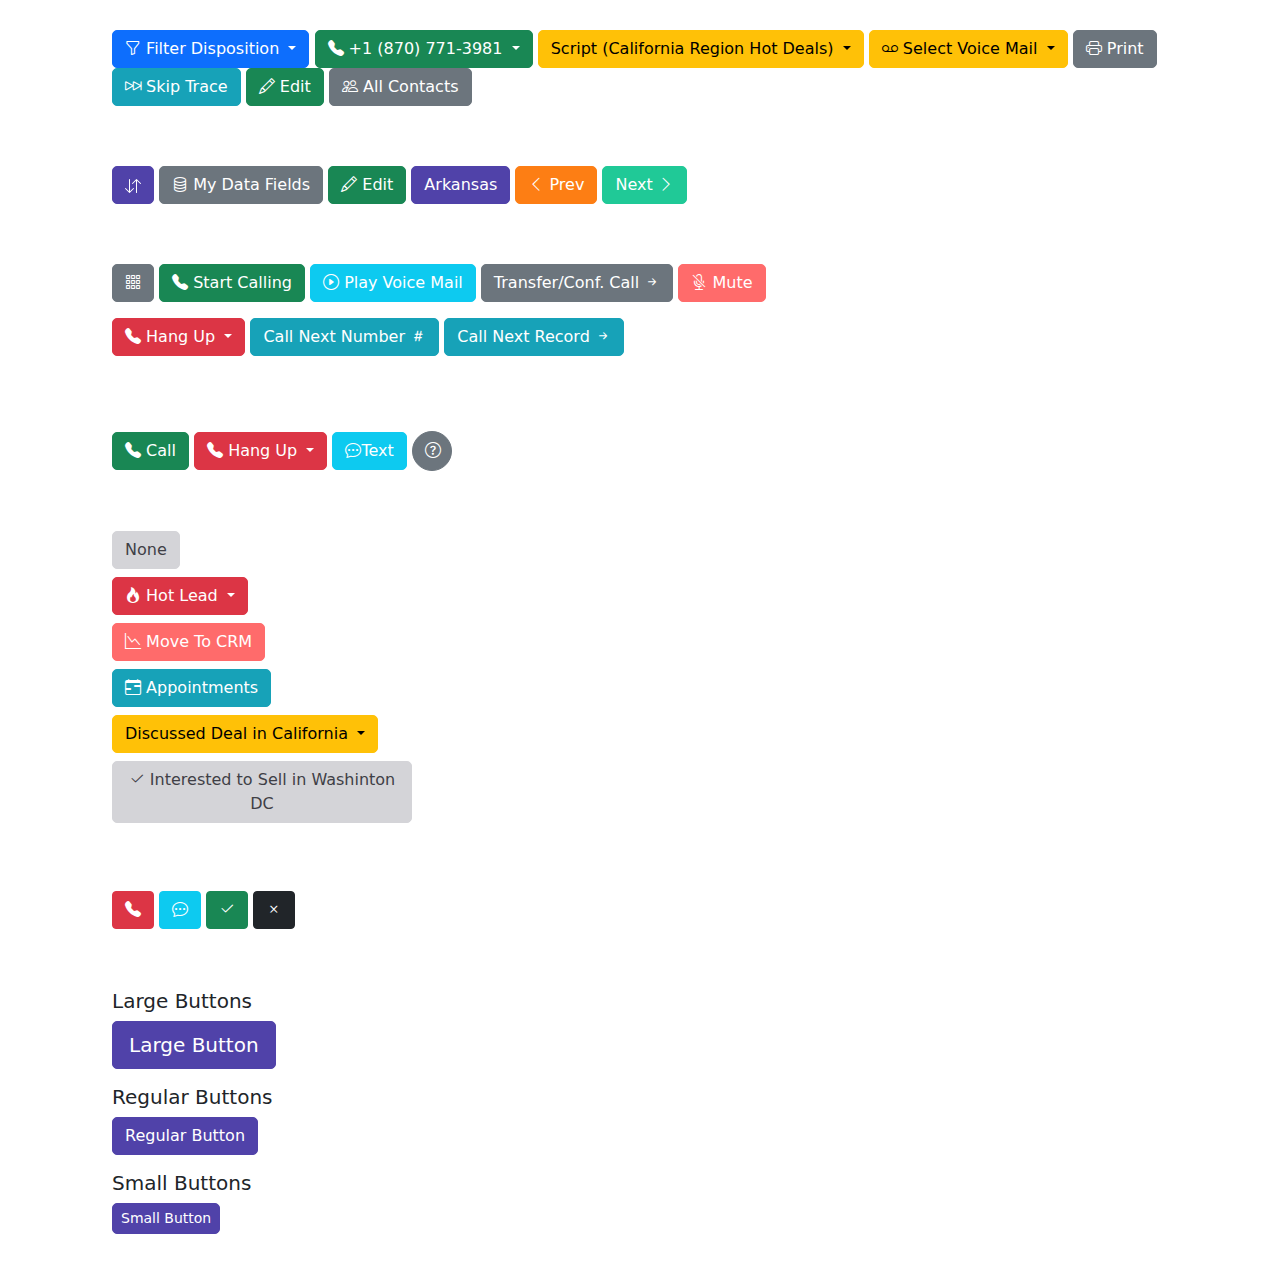
<file: theame.html>
<!DOCTYPE html>
<html lang="en">
<head>
    <meta charset="UTF-8">
    <meta name="viewport" content="width=device-width, initial-scale=1.0">
    <title>CRM Buttons - Bootstrap</title>
    <!-- Bootstrap CSS Latest -->
    <link rel="stylesheet" href="./assests/css/bootstrap.min.css">
    <link rel="stylesheet" href="./assests/css/bootstrap-icons-1.13.1/bootstrap-icons.css">
    <!-- Font Awesome for Icons -->
    <style>
  
        .button-section {
            padding: 30px;
        }

        .button-demo {
            margin-bottom: 15px;
        }

        
/* Optional: Custom brand color */
.main {
    background-color: rgb(251, 247, 247);
}

.button-section {
    padding: 30px;
}

.button-demo {
    margin-bottom: 15px;
}

.btn {
    border-radius: 5px;
}

.image {
    height: 50px;
    width: 100px;
}

.navbar {
    color: #fff !important;
    margin-bottom: 25px;
}

/* Custom styles for your navbar links */
.navbar-custom .nav-link {

    color: #333;
    transition: color 0.3s ease;
}

.navbar-custom .nav-link.active {
    color: #171819 !important;
    background-color: #f0f0f0 !important;
    ;
}

.navbar-custom {
    background-color: #fff !important;
    ;
}

.navbar-custom .nav-link,
.navbar-custom .navbar-brand {
    color: #121111 !important;
}

.navbar-custom .nav-link:hover {
    color: #556083 !important;
}

/* Light grey background for accordion header */
.accordion-button.contact-accordion {
    background-color: #f0f0f0 !important;
    /* light grey */
    color: #333;
}

/* Optional: change background color on hover/focus */
.accordion-button.contact-accordion:not(.collapsed):focus,
.accordion-button.contact-accordion:not(.collapsed):hover {
    background-color: #e4e4e4 !important;
}

/* Add spacing between icon and text */
.accordion-button.contact-accordion i {
    margin-right: 8px;
    font-size: 1.2rem;
}

.custom-collapse-btn::after {
    filter: brightness(0);
    /* converts arrow to black */
}

.accordion-header {
    background-color: #e4e4e4 !important;
}

.message {
    background-color: #5cb85c !important;
}

.Dial-header {
    background-color: #e4e4e4 !important;

}

.dial-box {
    max-width: 220px;
    background-color: #f8f9fa;
}

/* Keypad Buttons */
.keypad button {
    border-radius: 0.5rem;
    font-weight: 600;
}

/* Action Buttons */
.action-buttons button {
    width: 40px;
    height: 40px;
    border-radius: 50%;
    font-size: 1.2rem;
    display: flex;
    align-items: center;
    justify-content: center;
    transition: transform 0.1s;
}

.action-buttons button:hover {
    transform: scale(1.1);
}

    </style>
</head>
<body>
    <div class="container">
        <div class="button-section">
            <div class="btn-group-demo">
                <button class="btn dropdown-toggle btn-primary">
                    <i class="bi bi-funnel"></i> Filter Disposition
                </button>
                <button class="btn btn-success dropdown-toggle">
                    <i class="bi bi-telephone-fill"></i> +1 (870) 771-3981
                </button>
                <button class="btn btn-warning dropdown-toggle">
                    Script (California Region Hot Deals)
                </button>
                <button class="btn btn-warning dropdown-toggle">
                    <i class="bi bi-voicemail"></i> Select Voice Mail
                </button>
                <button class="btn btn-secondary">
                    <i class="bi bi-printer"></i> Print
                </button>
                <button class="btn btn-skip">
                    <i class="bi bi-skip-forward"></i> Skip Trace
                </button>
                <button class="btn btn-success">
                    <i class="bi bi-pencil"></i> Edit
                </button>
                <button class="btn btn-secondary">
                    <i class="bi bi-people"></i> All Contacts
                </button>
            </div>
        </div>

        <!-- Navigation & Data Buttons -->
        <div class="button-section">
            <div class="btn-group-demo">
                <button class="btn bg-purpal">
                  <svg xmlns="http://www.w3.org/2000/svg" width="16" height="16" fill="currentColor" class="bi bi-arrow-down-up" viewBox="0 0 16 16">
                  <path fill-rule="evenodd" d="M11.5 15a.5.5 0 0 0 .5-.5V2.707l3.146 3.147a.5.5 0 0 0 .708-.708l-4-4a.5.5 0 0 0-.708 0l-4 4a.5.5 0 1 0 .708.708L11 2.707V14.5a.5.5 0 0 0 .5.5m-7-14a.5.5 0 0 1 .5.5v11.793l3.146-3.147a.5.5 0 0 1 .708.708l-4 4a.5.5 0 0 1-.708 0l-4-4a.5.5 0 0 1 .708-.708L4 13.293V1.5a.5.5 0 0 1 .5-.5"/>
                </svg>
                </button>
                <button class="btn btn-secondary">
                    <i class="bi bi-database"></i> My Data Fields
                </button>
                <button class="btn btn-success">
                    <i class="bi bi-pencil"></i> Edit
                </button>
                <button class="btn bg-purpal">Arkansas</button>
                <button class="btn btn-orange">
                    <i class="bi bi-chevron-left"></i> Prev
                </button>
                <button class="btn btn-teal">
                    Next <i class="bi bi-chevron-right"></i>
                </button>
            </div>
        </div>

        <!-- Calling Action Buttons -->
        <div class="button-section">
            <div class="button-demo">
                <div class="btn-group-demo">
                    <button class="btn btn-secondary">
                        <i class="bi bi-grid-3x3-gap"></i>
                    </button>
                    <button class="btn btn btn-success">
                        <i class="bi bi-telephone-fill"></i> Start Calling
                    </button>
                    <button class="btn btn-info text-white">
                        <i class="bi bi-play-circle"></i> Play Voice Mail
                    </button>
                    <button class="btn btn-secondary">
                        Transfer/Conf. Call <i class="bi bi-arrow-right-short"></i>
                    </button>
                    <button class="btn btn-light-danger">
                        <i class="bi bi-mic-mute"></i> Mute
                    </button>
                </div>
            </div>
            <div class="button-demo mt-3">
                <div class="btn-group-demo">
                    <button class="btn dropdown-toggle bg-danger border-danger text-white">
                        <i class="bi bi-telephone-fill"></i> Hang Up
                    </button>
                    <button class="btn btn btn-skip">
                        Call Next Number <i class="bi bi-hash"></i>
                    </button>
                    <button class="btn btn btn-skip">
                        Call Next Record <i class="bi bi-arrow-right-short"></i>
                    </button>
                </div>
            </div>
        </div>

        <!-- Status Action Buttons -->
        <div class="button-section">
            <div class="btn-group-demo">
                <button class="btn btn btn-success">
                    <i class="bi bi-telephone-fill"></i> Call
                </button>
                <button class="btn dropdown-toggle bg-danger border-danger text-white">
                    <i class="bi bi-telephone-fill"></i> Hang Up
                </button>
                <button class="btn btn-info text-white">
                    <i class="bi bi-chat-dots"></i>Text
                </button>
                <button class="btn btn-secondary rounded-circle" style="width: 40px; height: 40px;">
                    <i class="bi bi-question-circle"></i>
                </button>
            </div>
        </div>

        <!-- Sidebar Status Buttons -->
        <div class="button-section">
            <div style="max-width: 300px;">
                <div class="mb-2">
                    <button class="btn btn-status-none">None</button>
                </div>
                <div class="mb-2">
                    <button class="btn dropdown-toggle bg-danger border-danger text-white ">
                        <i class="bi bi-fire"></i> Hot Lead
                    </button>
                </div>
                <div class="mb-2">
                    <button class="btn btn-light-danger">
                        <i class="bi bi-graph-down"></i> Move To CRM
                    </button>
                </div>
                <div class="mb-2">
                    <button class="btn btn-skip">
                        <i class="bi bi-calendar-range"></i> Appointments
                    </button>
                </div>
                <div class="mb-2">
                    <button class="btn btn-warning dropdown-toggle">
                        Discussed Deal in California
                    </button>
                </div>
                <div class="mb-2">
                    <button class="btn btn-status-none">
                       <i class="bi bi-check2"></i> Interested to Sell in Washinton DC
                    </button>
                </div>
            </div>
        </div>

        <!-- Phone Action Icons -->
        <div class="button-section">
            <div class="btn-group-demo">
                <button class="btn btn-danger rounded">
                    <i class="bi bi-telephone-fill"></i>
                </button>
                <button class="btn btn-info text-white rounded">
                    <i class="bi bi-chat-dots"></i>
                </button>
                <button class="btn btn-success rounded">
                   <i class="bi bi-check2"></i>
                </button>
                <button class="btn btn-dark rounded">
                    <i class="bi bi-x"></i>
                </button>
            </div>
        </div>

        <!-- Button Sizes Demo -->
        <div class="button-section">
            <div class="button-demo mb-3">
                <h5>Large Buttons</h5>
                <button class="btn btn bg-purpal btn-lg">Large Button</button>
            </div>
            <div class="button-demo mb-3">
                <h5>Regular Buttons</h5>
                <button class="btn btn bg-purpal">Regular Button</button>
            </div>
            <div class="button-demo">
                <h5>Small Buttons</h5>
                <button class="btn btn bg-purpal btn-sm">Small Button</button>
            </div>
        </div>
    </div>

<script src="./assests/js/bootstrap.min.js"></script>
</body>
</html>
</file>
<file: assests/css/dev-style.css>
:root {
      --primary-color: #5042a9;
      --light-primary-shade: #e9e7f4;
      --label-color: #6c757d;
      --header-bg-color: #fafafa;
      --danger-light: #fbe5e7;
    }
    .text-primary {
      color: var(--primary-color) !important;
    }

    .bg-light-primary-shade {
      background-color: var(--light-primary-shade) !important;
    }

    .bg-light-primary-shade:hover {
      opacity: 0.9;
    }

    .text-muted {
      color: var(--label-color) !important;
    }

    .btn-light-danger {
      background-color: var(--danger-light) !important;
      color: #dc3545 !important;
      border-color: var(--danger-light) !important;
    }

    /* 2. Uniform Header Dimensions */
    .accordion-header-uniform {
      padding: 1.25rem 2rem !important;
      background-color: var(--header-bg-color) !important;
    }

    .data-item {
      display: grid;
      grid-template-columns: 35% 65%;
      gap: 10px;
      align-items: center;
    }

    .data-label {
      color: var(--label-color);
      font-size: 0.9rem;
      text-transform: uppercase;
      letter-spacing: 0.8px;
    }

    @media (min-width: 992px) {
      .horizontal-layout {
        display: grid;
        grid-template-columns: 1fr 1px 1fr;
        gap: 2rem;
      }

      .horizontal-divider {
        background-color: var(--bs-border-color);
      }
    }

    .chat-messages {
      height: 250px;
    }

    .chat-messages .message {
      max-width: 75%;
      word-break: break-word;
    }

    .chat-messages .badge {
      font-weight: 500;
      text-align: left;
    }

    .chat-messages .bg-success {
      background-color: #28a745 !important;
    }

    .card-rounded {
      border-radius: 18px !important;
    }

    .card-shadow {
      box-shadow: 0 10px 30px rgba(0, 0, 0, 0.08) !important;
    }

    .btn-action {
      width: 44px;
      height: 44px;
      font-size: 1.3rem;
    }

    .accordion-header-tabs {
      padding: 0.5rem 2rem !important;
      background-color: var(--header-bg-color) !important;
    }

    .nav-tabs {
      border-bottom: none !important;
    }

    .nav-tabs .nav-link {
      border: none;
      border-radius: 0.375rem;
      color: var(--label-color);
      font-weight: 500;
    }

    .nav-tabs .nav-link.active {
      color: var(--primary-color) !important;
      background-color: var(--light-primary-shade) !important;
      font-weight: bold;
    }

    .navbar {
      background-color: #fff;
      border-bottom: 1px solid #ddd;
      padding: 0.5rem 1rem;
    }

    .navbar .nav-link {
      color: #6c757d;
      font-weight: 500;
      padding: 0.5rem 0.5rem;
    }

    .navbar .nav-link.active {
      color: #5042a9;
      background-color: #e9e7f4;
      border-radius: 0.375rem;
    }

    .image {
      width: 150px;
      height: 65px;
    }

    .fixed-chat {
      position: absolute;
      right: 20px;
      background-color: #28a745;
      color: white;
      padding: 10px;
      border-radius: 10px;
      z-index: 1000;
      white-space: nowrap;
      overflow: hidden;
      text-overflow: ellipsis;
    }

    .Dial-header {
      background-color: var(--header-bg-color) !important;

    }

    .dial-box {
      max-width: 220px;
      background-color: #f8f9fa;
    }

    .keypad button {
      border-radius: 0.5rem;
      font-weight: 600;
    }

    .action-buttons button {
      width: 40px;
      height: 40px;
      border-radius: 50%;
      font-size: 1.2rem;
      display: flex;
      align-items: center;
      justify-content: center;
      transition: transform 0.1s;
    }

    .action-buttons button:hover {
      transform: scale(1.1);
    }
       .card-rounded { border-radius: 0.5rem; }
        .card-shadow { box-shadow: 0 0.125rem 0.25rem rgba(0, 0, 0, 0.075); }
        .accordion-header-uniform { background-color: #f8f9fa; padding: 0.75rem 1rem; border-radius: 0.5rem 0.5rem 0 0; }
        .contact-accordion-header-btn { background: none; border: none; color: #212529; font-size: 1rem; }
        .table-borderless th, .table-borderless td { border: none; padding: 0.5rem; vertical-align: middle; }
        .table-light th { background-color: #f8f9fa; }
        .badge { font-size: 0.75em; }
        .phone-badge { display: inline-block; min-width: 2rem; text-align: center; }
        .empty-cell { width: 1rem; }
        .status-badge { font-size: 0.75em; } 
        .form-check-input{
    background-color: #c9c9c9 !important;
    border: 1px solid #a9a9a9 !important;
}
.table>:not(caption)>*>*{
  border: 1px solid #dedede;
}
.fs-11{
  font-size: small;
  font-weight: 500;
}
.font-smaller{
  font-size: smaller;
}
.dial-header {
      background: #f8f9fa;
      padding: 10px 20px;
      display: flex;
      align-items: center;
      gap: 10px;
      justify-content: space-between;
      flex-wrap: wrap;
    }

    .dial-header h5 {
      margin: 0;
      display: flex;
      align-items: center;
      font-weight: 700;
    }
    .btn-group .btn {
      font-size: 12px;
      font-weight: 500;
      border-radius: 6px !important;
    }

    .btn-yellow {
      background-color: #ffc107;
      color: #000;
    }

    .btn-yellow:hover {
      background-color: transparent;
      color: #ffc107;
      border: 1px solid #ffc107;
    }

    .btn-gray {
      background-color: #6c757d;
      color: #fff;
    }
    .accordion-header-uniform {
      background-color: #f8f9fa;
      padding: 10px 15px;
      border-radius: 6px;
    }
    .bg-light-gray{
        background-color: #f7f7f7;
    }

    .nav-tab-btn {
      font-size: 14px;
      font-weight: 500;
      color: #495057;
      border: 1px solid #dee2e6;
      border-radius: 20px;
      padding: 5px 14px;
      background-color: #fff;
      transition: all 0.2s ease;
    }

    .nav-tab-btn.active {
      background-color: #e9e7f4;
      color: #5042a9;
      border-color: #5042a9;
    }

    .position-sickyt-col-4::-webkit-scrollbar {
      display: none;
    }

    .tab-content {
      /* border: 1px solid #dee2e6; */
      border-radius: 6px;
      padding: 15px;
      background-color: #fff;
      margin-top: 10px;
    }

    table {
      font-size: 14px;
    }
       .dialer-compact-container {
            max-width: 400px;
            margin: 0 auto;
        }
        .keypad-grid {
            display: grid;
            grid-template-columns: repeat(3, 1fr);
            gap: 10px;
        }
        .keypad-btn {
            padding: 0.8rem 0;
            font-size: 1.1rem;
            font-weight: 600;
            background-color: #f7f7f7 !important;
            border: 1px solid var(--border-color);
        }
        .secondary-controls-row {
            display: flex;
            flex-wrap: wrap;
            justify-content: center;
            gap: 0.5rem;
            margin-top: 1.5rem;
        }
        .secondary-controls-row .btn {
            padding: 0.3rem 0.5rem;
            font-size: 0.85rem;
            flex-grow: 1;
            min-width: 90px;
            max-width: 150px;
        }
        .accordion-item {
            border: none;
            border-radius: 18px;
            box-shadow: 0 10px 30px rgba(0, 0, 0, 0.08);
            overflow: hidden;
        }

        .accordion-header {
            background-color: var(--header-bg-color);
            border-bottom: 1px solid var(--border-color);
            padding: 0;
        }
       .btn-primary-custom{
        background-color: transparent; border: solid #5042a9; color: #5042a9;
       }
       .btn-primary-custom:hover{
        background-color: #5042a9; border: solid #5042a9; color: #fff;
       }

        .accordion-body {
            background-color: var(--card-bg-color);
            padding: 2rem;
        }
       

        .accordion-header > div {
            padding: 1.25rem 2rem;
        }

        .accordion-header .btn {
            color: var(--text-color);
            font-weight: 700;
            font-size: 1.3rem;
            padding: 0;
        }

        .ck.ck-editor__main>.ck-editor__editable:not(.ck-focused){
            height: 200px;
        }
        .column {
    flex: 1;
}

h2 {
    font-size: 18px;
    font-weight: bold;
    color: #333;
    margin-top: 0;
    margin-bottom: 15px;
}

/* --- Menu Container & Positioning --- */

.menu-container {
    position: relative;
    /* This display inline-block is important for hover effect */
    display: inline-block; 
}

/* Button style for 'Status' header */
.menu-button {
    background-color: #3e4a52; /* Dark grey color */
    color: white;
    padding: 10px 15px;
    font-size: 14px;
    border: none;
    cursor: pointer;
    border-radius: 4px;
    text-align: center;
    width: 100%;
    margin-bottom: 5px; /* Spacing for the list items below it */
}

/* --- Dropdown List Styles --- */

.dropdown-list {
    display: none; /* KEY: Hidden by default */
    position: absolute; /* Position relative to .menu-container */
    min-width: 100%;
    z-index: 10;
    background: white; 
    padding: 0; 
    border-radius: 4px;
    box-shadow: 0px 8px 16px 0px rgba(0,0,0,0.2);
    top: 100%; 
    left: -114%;
    width: 200px;
}

/* The actual menu items */
.menu-item {
    color: white;
    padding: 5px 10px;
    text-decoration: none;
    display: block;
    text-align: start;
    font-size: 14px;
    border-radius: 4px;
    margin: 3px 0;
    cursor: pointer;
}

.menu-item:hover {
    opacity: 0.85;
}


/* --- Hover Effect (The Magic) --- */

/* Show the dropdown list when the Status container is hovered */
.status-menu:hover .dropdown-list {
    display: block;
}


/* --- Color Classes (Mapping to the Image) --- */

/* Status Colors */
.menu-item.green { background-color: #5cb85c; }
.menu-item.red-pink { background-color: #d9534f; } /* Used a common Bootstrap red for similar look */
.menu-item.blue { background-color: #337ab7; }
.menu-item.yellow { background-color: #f0ad4e; color: #333; }
.menu-item.grey { background-color: #ddd; color: #333; }

/* Disposition Colors */
.menu-container.disposition-menu .menu-item {
    min-width: 100%;
    text-align: left;
    margin: 2px 0;
}
.menu-item.light-grey { background-color: #ccc; color: #333; }
.menu-item.yellow-gold { background-color: #ffc107; color: #333; }
.menu-item.red { background-color: #dc3545; }
.menu-item.dark-blue { background-color: #17a2b8; }
.menu-item.delete-item { background-color: #dc3545; }
.menu-item.delete-item::before { content: "🗑️ "; } /* Simple icon for delete */


/* --- Checkmark/Icon Styling --- */

/* Shared styles for both checked and icon items */
.menu-item.checked {
    padding-left: 30px;
    /* Add the checkmark */
    position: relative;
}

.menu-item.checked::before {
    content: "✓";
    position: absolute;
    left: 10px;
    top: 50%;
    transform: translateY(-50%);
    color: #4CAF50; /* Green checkmark */
    font-weight: bold;
    font-size: 16px;
}

.menu-item.icon-item::before {
    /* M letter for 'Move to CRM' */
    content: "📈"; 
    margin-right: 5px;
}


/* --- Special Case: Disposition List (Always Visible) --- */

/* For the Disposition list, we want it to always be block-level, not a dropdown */
.disposition-menu .dropdown-list.always-visible {
    display: block;
    position: static; /* Removes absolute positioning */
    box-shadow: none; /* No shadow needed as it's not a hovering dropdown */
    padding: 0;
    background: none;
}
.btn-primary-purple{
  background-color: #5042a9;
  color: #fff;
}
.btn-primary-purple:hover{
  background-color: transparent;
  color: #5042a9;
  border: 1px solid #5042a9;
}
</file>
